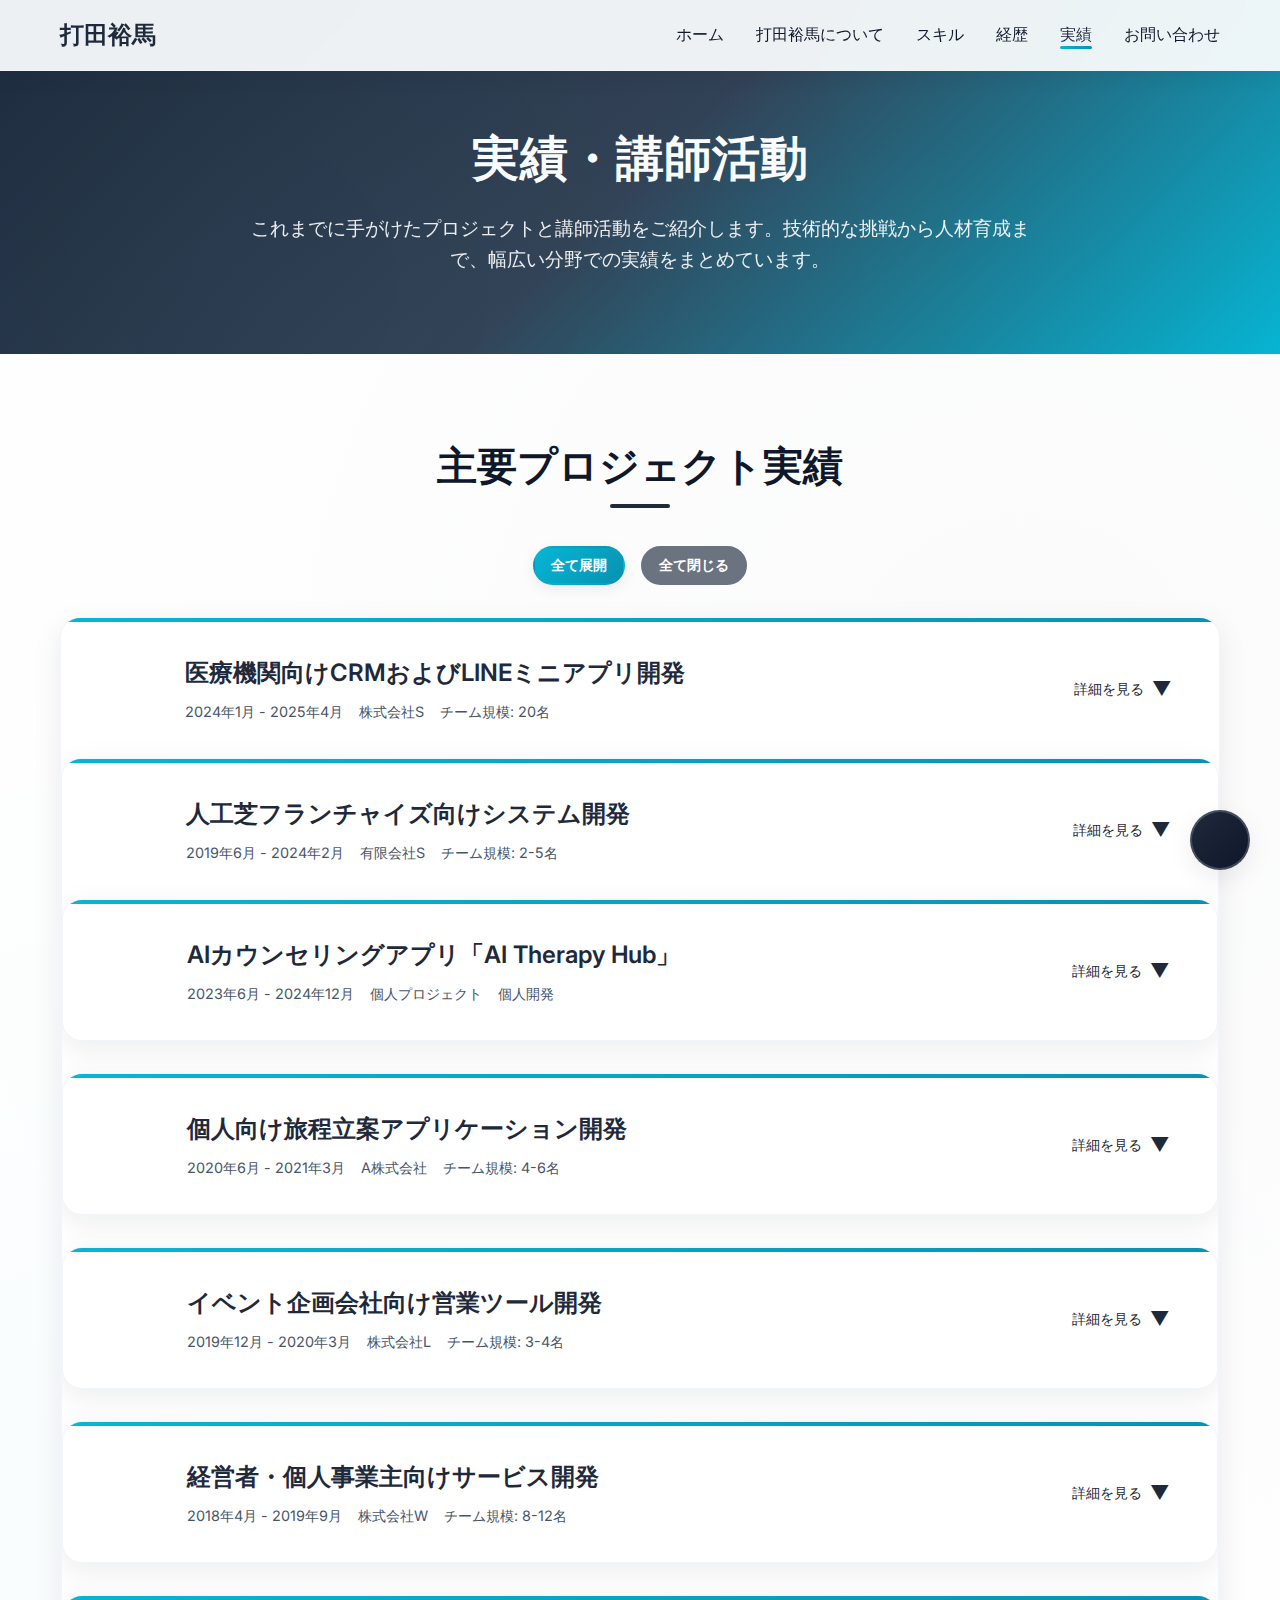
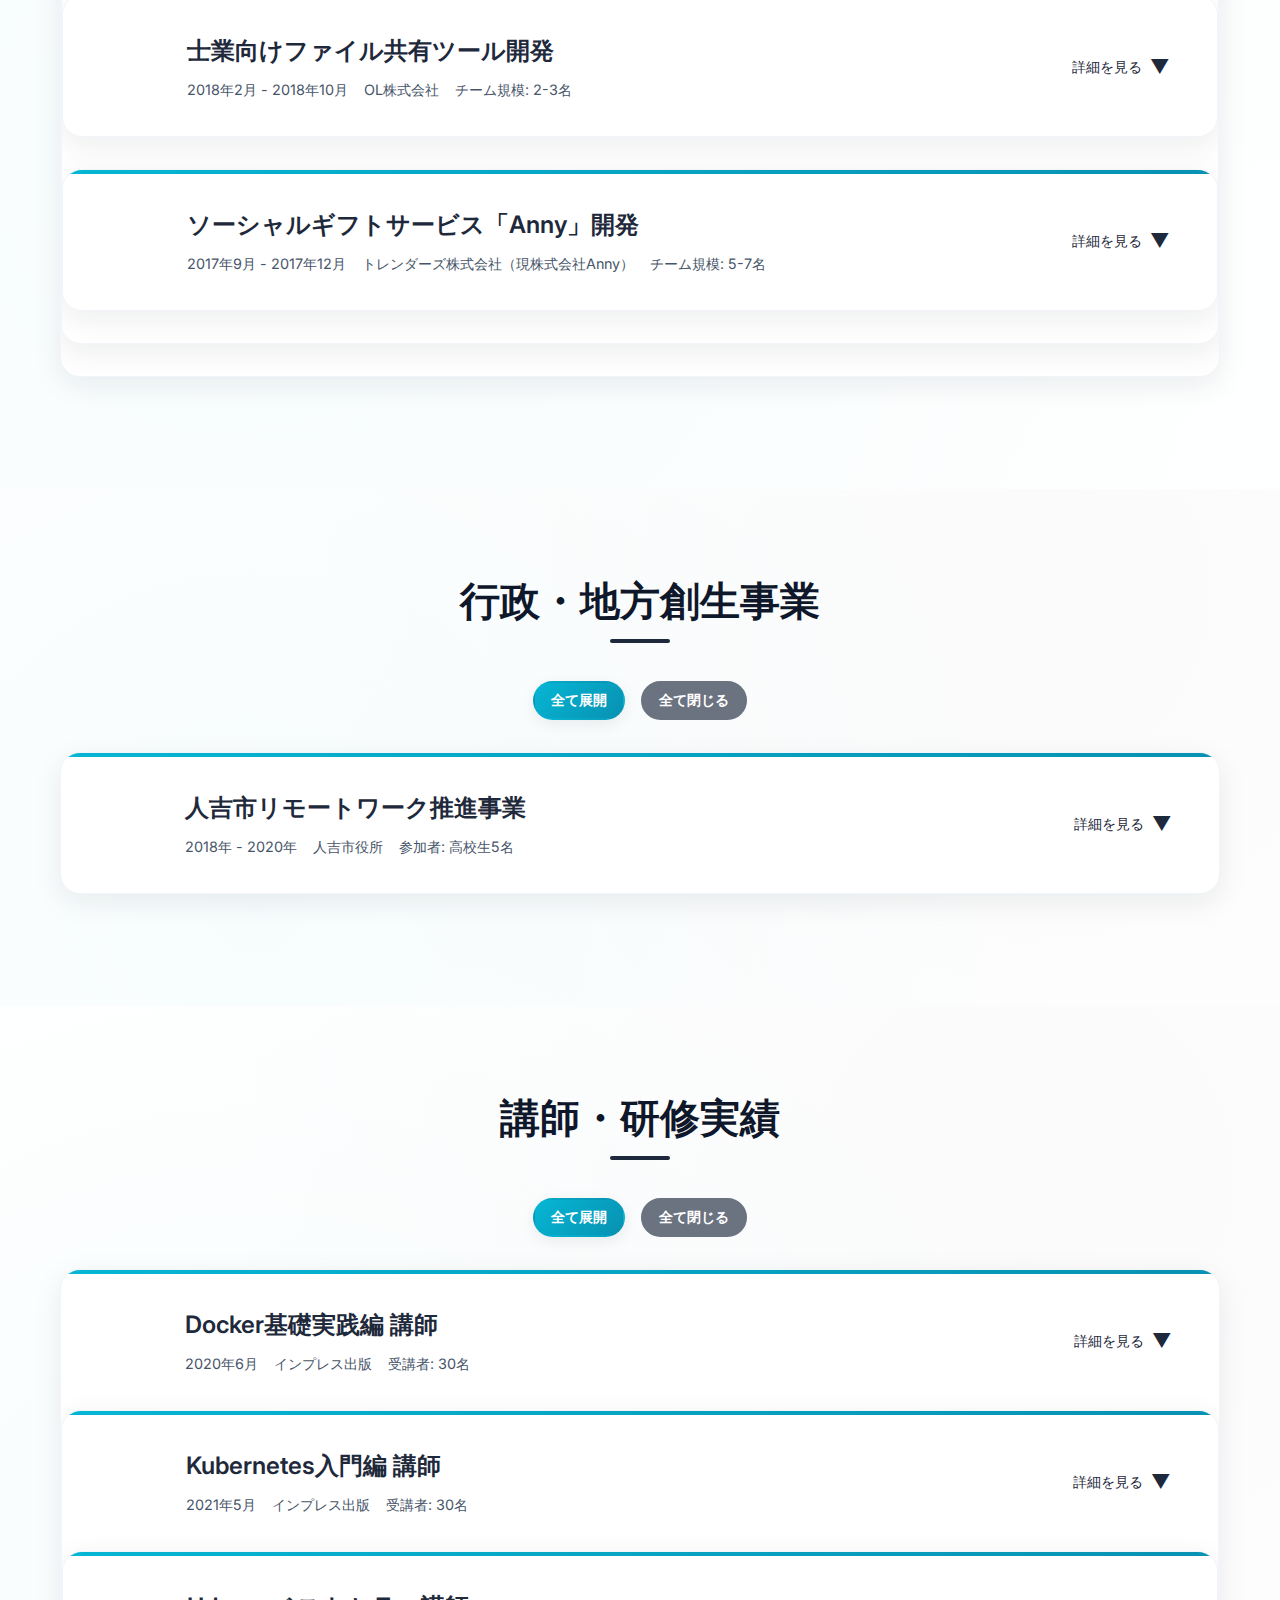
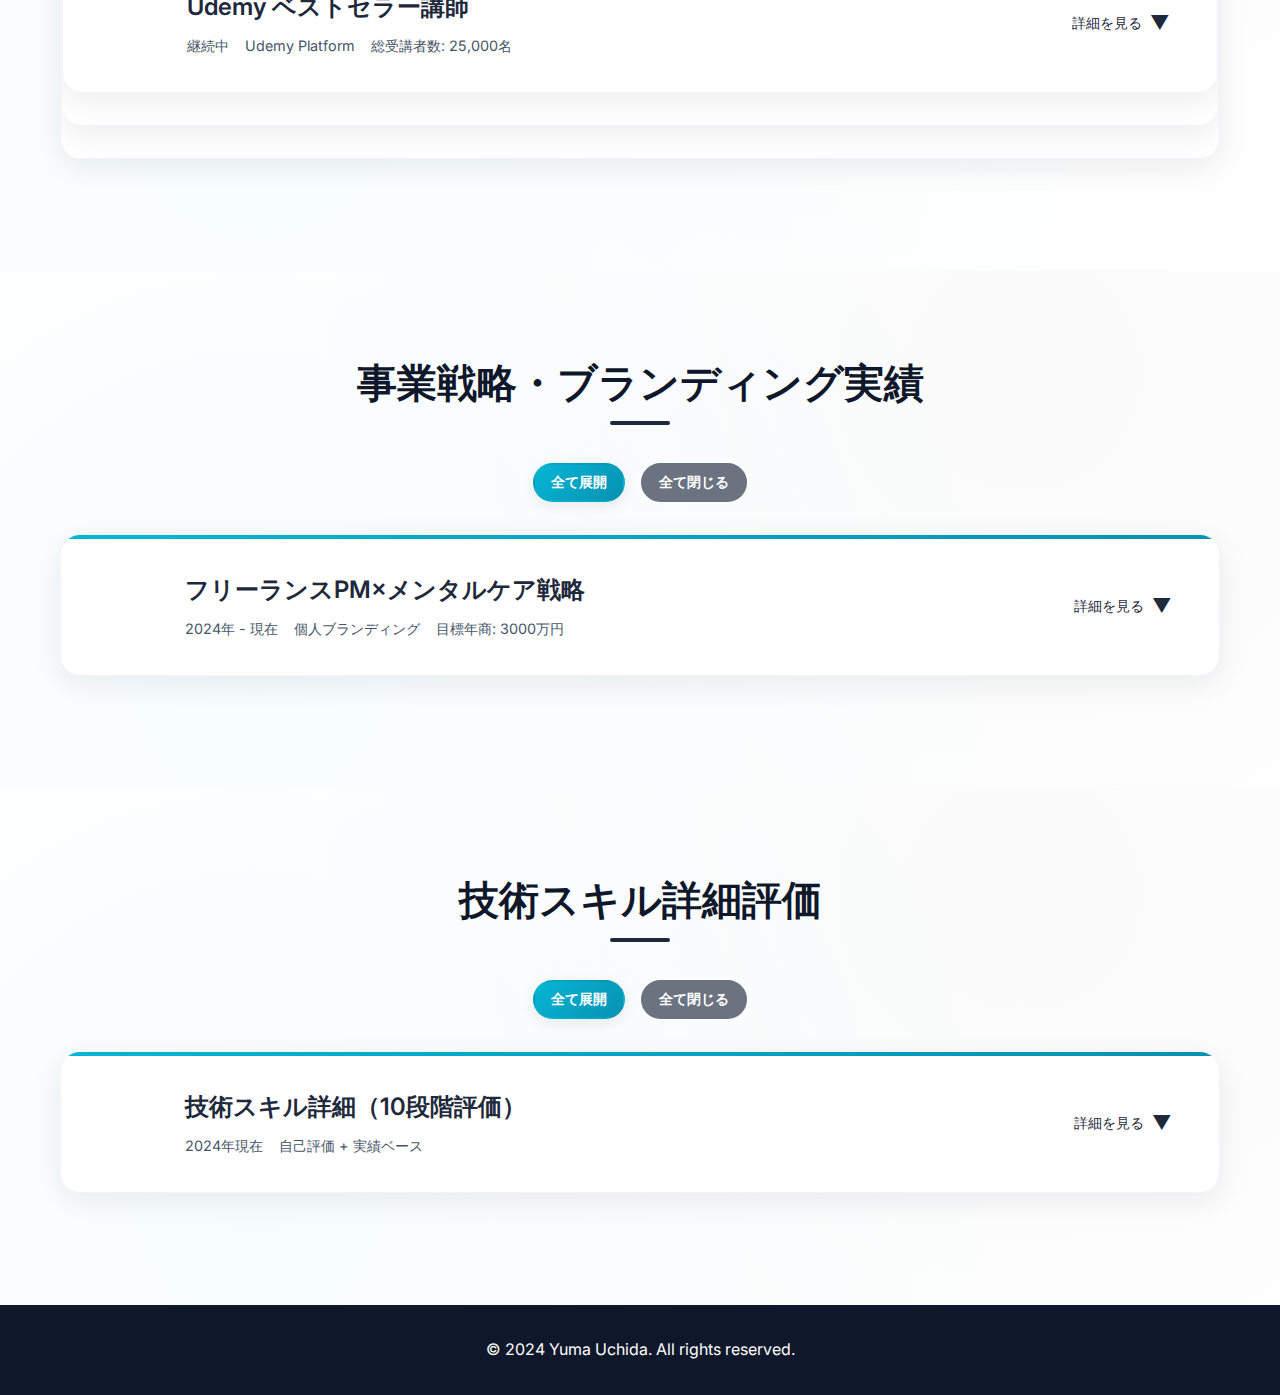
<file: achievements.html>
<!DOCTYPE html>
<html lang="ja">
<head>
    <meta charset="UTF-8">
    <meta name="viewport" content="width=device-width, initial-scale=1.0">
    <title>実績・講師活動 - 打田裕馬</title>
    <link rel="stylesheet" href="styles.css">
    <link href="https://fonts.googleapis.com/css2?family=Inter:wght@300;400;500;600;700&display=swap" rel="stylesheet">
    <style>
        .achievements-hero {
            background: var(--gradient-hero);
            color: white;
            padding: 120px 0 80px;
            text-align: center;
        }
        
        .achievements-hero h1 {
            font-size: 3rem;
            margin-bottom: 1rem;
            font-weight: 700;
        }
        
        .achievements-hero p {
            font-size: 1.2rem;
            opacity: 0.9;
            max-width: 800px;
            margin: 0 auto;
        }
        
        .achievement-category {
            padding: 80px 0;
        }
        
        .achievement-category:nth-child(even) {
            background: var(--surface);
        }
        
        .achievement-item {
            background: white;
            border-radius: 20px;
            padding: 0;
            margin-bottom: 2rem;
            box-shadow: 0 8px 30px var(--shadow);
            transition: all 0.4s ease;
            position: relative;
            overflow: hidden;
            border: 1px solid var(--border-light);
        }
        
        .achievement-item::before {
            content: '';
            position: absolute;
            top: 0;
            left: 0;
            width: 100%;
            height: 4px;
            background: var(--gradient-accent);
        }
        
        .achievement-item:hover {
            transform: translateY(-5px);
            box-shadow: 0 20px 50px var(--shadow-warm);
        }
        
        .achievement-header-clickable {
            padding: 2rem 3rem;
            cursor: pointer;
            display: flex;
            align-items: center;
            justify-content: space-between;
            transition: background-color 0.3s ease;
        }
        
        .achievement-header-clickable:hover {
            background-color: var(--surface);
        }
        
        .achievement-toggle {
            display: flex;
            align-items: center;
            gap: 0.5rem;
            color: var(--primary-color);
            font-weight: 500;
            font-size: 0.9rem;
        }
        
        .toggle-icon {
            transition: transform 0.3s ease;
            font-size: 1.2rem;
        }
        
        .achievement-item.expanded .toggle-icon {
            transform: rotate(180deg);
        }
        
        .achievement-details {
            max-height: 0;
            overflow: hidden;
            transition: max-height 0.4s ease-out, padding 0.3s ease;
            padding: 0 3rem;
        }
        
        .achievement-item.expanded .achievement-details {
            max-height: 2000px;
            padding: 0 3rem 3rem 3rem;
        }
        
        .achievement-summary {
            display: flex;
            align-items: center;
            flex: 1;
            gap: 1rem;
        }
        
        .achievement-header {
            display: flex;
            align-items: center;
            margin-bottom: 2rem;
            flex-wrap: wrap;
            gap: 1rem;
        }
        
        .achievement-icon {
            width: 60px;
            height: 60px;
            background: var(--gradient);
            border-radius: 12px;
            display: flex;
            align-items: center;
            justify-content: center;
            font-size: 1.5rem;
            color: white;
            flex-shrink: 0;
        }
        
        .achievement-title {
            flex: 1;
            min-width: 300px;
        }
        
        .achievement-title h3 {
            font-size: 1.5rem;
            color: var(--primary-color);
            margin: 0 0 0.5rem 0;
            font-weight: 600;
        }
        
        .achievement-meta {
            color: var(--text-secondary);
            font-size: 0.9rem;
            display: flex;
            gap: 1rem;
            flex-wrap: wrap;
        }
        
        .achievement-content {
            line-height: 1.8;
        }
        
        .achievement-content h4 {
            color: var(--primary-color);
            margin: 1.5rem 0 1rem 0;
            font-size: 1.1rem;
        }
        
        .achievement-content ul {
            margin: 1rem 0;
            padding-left: 1.5rem;
        }
        
        .achievement-content li {
            margin-bottom: 0.5rem;
            position: relative;
        }
        
        .tech-stack {
            display: flex;
            flex-wrap: wrap;
            gap: 0.5rem;
            margin: 1rem 0;
        }
        
        .tech-tag {
            background: var(--gradient-accent);
            color: white;
            padding: 0.4rem 1rem;
            border-radius: 25px;
            font-size: 0.85rem;
            font-weight: 500;
            transition: all 0.3s ease;
            box-shadow: 0 2px 8px rgba(16, 185, 129, 0.2);
        }
        
        .tech-tag:hover {
            transform: translateY(-2px);
            box-shadow: 0 4px 15px rgba(16, 185, 129, 0.3);
        }
        
        .project-stats {
            display: grid;
            grid-template-columns: repeat(auto-fit, minmax(150px, 1fr));
            gap: 1rem;
            margin: 2rem 0;
            padding: 1.5rem;
            background: var(--surface);
            border-radius: 10px;
        }
        
        .stat-item {
            text-align: center;
        }
        
        .stat-number {
            font-size: 2rem;
            font-weight: 700;
            color: var(--primary-color);
            display: block;
        }
        
        .stat-label {
            font-size: 0.9rem;
            color: var(--text-secondary);
        }
        
        .lecture-info {
            background: linear-gradient(135deg, var(--surface-warm) 0%, var(--surface) 100%);
            border-radius: 20px;
            padding: 2rem;
            margin: 2rem 0;
            border-left: 5px solid var(--warm-color);
            box-shadow: 0 4px 20px var(--shadow-warm);
        }
        
        .lecture-info h4 {
            color: var(--primary-color);
            margin-bottom: 1rem;
            display: flex;
            align-items: center;
            gap: 0.5rem;
        }
        
        .lecture-link {
            display: inline-flex;
            align-items: center;
            gap: 0.5rem;
            color: var(--primary-color);
            text-decoration: none;
            font-weight: 500;
            padding: 0.5rem 1rem;
            border: 2px solid var(--primary-color);
            border-radius: 25px;
            transition: all 0.3s ease;
            margin: 0.5rem 0.5rem 0.5rem 0;
        }
        
        .lecture-link:hover {
            background: var(--primary-color);
            color: white;
            transform: translateY(-2px);
        }
        
        .lecture-image {
            width: 100%;
            max-width: 400px;
            height: auto;
            border-radius: 10px;
            margin: 1rem 0;
            box-shadow: 0 4px 15px rgba(0, 0, 0, 0.1);
            transition: transform 0.3s ease;
        }
        
        .lecture-image:hover {
            transform: scale(1.02);
        }
        
        .lecture-images {
            display: flex;
            gap: 1rem;
            flex-wrap: wrap;
            margin: 1rem 0;
        }
        
        .lecture-images .lecture-image {
            flex: 1;
            min-width: 250px;
        }
        
        .back-to-home {
            position: fixed;
            bottom: 30px;
            right: 30px;
            width: 60px;
            height: 60px;
            background: var(--gradient-primary);
            border-radius: 50%;
            display: flex;
            align-items: center;
            justify-content: center;
            text-decoration: none;
            color: white;
            font-size: 1.2rem;
            box-shadow: 0 8px 25px var(--shadow);
            transition: all 0.4s ease;
            z-index: 1000;
            border: 2px solid rgba(255, 255, 255, 0.2);
        }
        
        .back-to-home:hover {
            transform: scale(1.15) rotate(5deg);
            box-shadow: 0 12px 35px var(--shadow-warm);
            background: var(--gradient-warm);
        }
        
        @media (max-width: 768px) {
            .achievements-hero h1 {
                font-size: 2rem;
            }
            
            .achievement-item {
                padding: 2rem;
            }
            
            .achievement-header {
                flex-direction: column;
                align-items: flex-start;
            }
            
            .achievement-title {
                min-width: auto;
            }
            
            .project-stats {
                grid-template-columns: repeat(2, 1fr);
            }
            
            .back-to-home {
                bottom: 20px;
                right: 20px;
                width: 50px;
                height: 50px;
            }
        }
    </style>
</head>
<body>
    <nav class="navbar">
        <div class="nav-container">
            <div class="nav-logo">
                <a href="index.html">打田裕馬</a>
            </div>
            <ul class="nav-menu">
                <li class="nav-item">
                    <a href="index.html#home" class="nav-link">ホーム</a>
                </li>
                <li class="nav-item">
                    <a href="index.html#about" class="nav-link">打田裕馬について</a>
                </li>
                <li class="nav-item">
                    <a href="index.html#skills" class="nav-link">スキル</a>
                </li>
                <li class="nav-item">
                    <a href="index.html#experience" class="nav-link">経歴</a>
                </li>
                <li class="nav-item">
                    <a href="achievements.html" class="nav-link active">実績</a>
                </li>
                <li class="nav-item">
                    <a href="index.html#contact" class="nav-link">お問い合わせ</a>
                </li>
            </ul>
            <div class="hamburger">
                <span class="bar"></span>
                <span class="bar"></span>
                <span class="bar"></span>
            </div>
        </div>
    </nav>

    <section class="achievements-hero">
        <div class="container">
            <h1>実績・講師活動</h1>
            <p>これまでに手がけたプロジェクトと講師活動をご紹介します。技術的な挑戦から人材育成まで、幅広い分野での実績をまとめています。</p>
        </div>
    </section>

    <section class="achievement-category">
        <div class="container">
            <h2 class="section-title">主要プロジェクト実績</h2>
            
            <div class="achievement-item">
                <div class="achievement-header-clickable" onclick="toggleAchievement(this)">
                    <div class="achievement-summary">
                        <div class="achievement-icon icon-hospital"></div>
                        <div class="achievement-title">
                            <h3>医療機関向けCRMおよびLINEミニアプリ開発</h3>
                            <div class="achievement-meta">
                                <span><span class="icon-calendar"></span> 2024年1月 - 2025年4月</span>
                                <span><span class="icon-building"></span> 株式会社S</span>
                                <span><span class="icon-team"></span> チーム規模: 20名</span>
                            </div>
                        </div>
                    </div>
                    <div class="achievement-toggle">
                        <span>詳細を見る</span>
                        <span class="toggle-icon">▼</span>
                    </div>
                </div>
                <div class="achievement-details">
                    <div class="achievement-content">
                    <h4>プロジェクト概要</h4>
                    <p>医療機関向けの包括的なCRMシステムとLINEミニアプリケーションを開発。3部署へのヒアリングから始まり、要件定義・設計・実装・テスト・運用まで一貫して担当。</p>
                    
                    <div class="tech-stack">
                        <span class="tech-tag">PHP 8.1</span>
                        <span class="tech-tag">Laravel 9</span>
                        <span class="tech-tag">JavaScript</span>
                        <span class="tech-tag">jQuery</span>
                        <span class="tech-tag">Vue.js</span>
                        <span class="tech-tag">MySQL 8.0 (Aurora)</span>
                        <span class="tech-tag">AWS (EC2, S3, CloudFront, RDS, ElastiCache)</span>
                        <span class="tech-tag">Docker</span>
                        <span class="tech-tag">BigQuery</span>
                        <span class="tech-tag">Google App Script</span>
                        <span class="tech-tag">GitLab CI</span>
                        <span class="tech-tag">Amazon Linux 2023</span>
                        <span class="tech-tag">Playwright</span>
                    </div>
                    
                    <h4>担当業務・成果</h4>
                    <h5>PM・PL担当業務</h5>
                    <ul>
                        <li>顧客折衝と要件定義</li>
                        <li>基本設計とスケジュール立案</li>
                        <li>中長期戦略立案</li>
                        <li>自動テスト導入戦略立案</li>
                        <li>コードレビュー、設計レビュー</li>
                    </ul>
                    
                    <h5>PG担当業務</h5>
                    <ul>
                        <li>基本設計・詳細設計</li>
                        <li>コーディング・テスト</li>
                        <li>利用者向けマニュアル作成</li>
                        <li>新規参画者へのコーディング指導</li>
                    </ul>
                    
                    <h5>習得スキル・成果</h5>
                    <ul>
                        <li>サブリーダーを含めた3階層チームのマネジメント</li>
                        <li>LINEミニアプリ開発、運用のノウハウ</li>
                        <li>マーケティングに関わるデータ分析</li>
                        <li>任せるマネジメントスタイルの習得</li>
                        <li>利害関係者間の合意形成スキル</li>
                        <li>システム開発と連携したマーケティング知識</li>
                    </ul>
                    
                    <div class="project-stats">
                        <div class="stat-item">
                            <span class="stat-number">20</span>
                            <span class="stat-label">チームメンバー</span>
                        </div>
                        <div class="stat-item">
                            <span class="stat-number">4</span>
                            <span class="stat-label">開発ツール数</span>
                        </div>
                        <div class="stat-item">
                            <span class="stat-number">3</span>
                            <span class="stat-label">連携部署数</span>
                        </div>
                        <div class="stat-item">
                            <span class="stat-number">16</span>
                            <span class="stat-label">プロジェクト期間（月）</span>
                        </div>
                    </div>
                </div>
            </div>

            <div class="achievement-item">
                <div class="achievement-header-clickable" onclick="toggleAchievement(this)">
                    <div class="achievement-summary">
                        <div class="achievement-icon icon-plant"></div>
                        <div class="achievement-title">
                            <h3>人工芝フランチャイズ向けシステム開発</h3>
                            <div class="achievement-meta">
                                <span><span class="icon-calendar"></span> 2019年6月 - 2024年2月</span>
                                <span><span class="icon-building"></span> 有限会社S</span>
                                <span><span class="icon-team"></span> チーム規模: 2-5名</span>
                            </div>
                        </div>
                    </div>
                    <div class="achievement-toggle">
                        <span>詳細を見る</span>
                        <span class="toggle-icon">▼</span>
                    </div>
                </div>
                <div class="achievement-details">
                    <div class="achievement-content">
                    <h4>プロジェクト概要</h4>
                    <p>人工芝フランチャイズ本部および加盟店向けの包括的な業務管理システムを開発。在庫管理から顧客管理まで、フランチャイズ運営に必要な全機能を統合したシステムを構築。</p>
                    
                    <div class="tech-stack">
                        <span class="tech-tag">PHP 8.1</span>
                        <span class="tech-tag">Laravel 6/8/10</span>
                        <span class="tech-tag">JavaScript</span>
                        <span class="tech-tag">jQuery 3.1</span>
                        <span class="tech-tag">Sass</span>
                        <span class="tech-tag">HTML (Blade)</span>
                        <span class="tech-tag">MariaDB 10.4</span>
                        <span class="tech-tag">Ubuntu 20.04 (AWS Lightsail)</span>
                        <span class="tech-tag">AWS ECS</span>
                        <span class="tech-tag">AWS CloudFront</span>
                        <span class="tech-tag">AWS S3</span>
                        <span class="tech-tag">CircleCI</span>
                        <span class="tech-tag">Laravel Dusk</span>
                    </div>
                    
                    <h4>担当業務・成果</h4>
                    <ul>
                        <li>顧客対応からコーディングまで全工程を担当</li>
                        <li>経営者・業務管理スタッフへのヒアリングと要件定義書作成</li>
                        <li>人工芝の在庫管理・見積もり・発注・施工管理・顧客管理システム開発</li>
                        <li>MariaDBによるデータベース設計・最適化</li>
                        <li>フロントエンド・サーバーサイドの実装</li>
                        <li>本番インフラ構築（AWS ECS、Lightsail）</li>
                        <li>CircleCIを使ったCI/CDパイプライン構築</li>
                        <li>E2Eテストの作成とテスト駆動開発</li>
                        <li>利用者向けマニュアル作成</li>
                        <li>チームメンバーの指導・マネジメント</li>
                    </ul>
                    
                    <h5>習得スキル</h5>
                    <ul>
                        <li>CI/CDパイプラインの構築</li>
                        <li>顧客ヒアリング・マネジメント</li>
                        <li>E2Eテストの構築とテスト駆動開発</li>
                        <li>コンテナを用いた本番環境の構築</li>
                    </ul>
                    
                    <div class="project-stats">
                        <div class="stat-item">
                            <span class="stat-number">4.7</span>
                            <span class="stat-label">プロジェクト期間（年）</span>
                        </div>
                        <div class="stat-item">
                            <span class="stat-number">5</span>
                            <span class="stat-label">主要機能数</span>
                        </div>
                        <div class="stat-item">
                            <span class="stat-number">100%</span>
                            <span class="stat-label">要件カバー率</span>
                        </div>
                        <div class="stat-item">
                            <span class="stat-number">3</span>
                            <span class="stat-label">Laravel版数対応</span>
                        </div>
                    </div>
                </div>
            </div>

            <div class="achievement-item">
                <div class="achievement-header-clickable" onclick="toggleAchievement(this)">
                    <div class="achievement-summary">
                        <div class="achievement-icon icon-brain"></div>
                        <div class="achievement-title">
                            <h3>AIカウンセリングアプリ「AI Therapy Hub」</h3>
                            <div class="achievement-meta">
                                <span><span class="icon-calendar"></span> 2023年6月 - 2024年12月</span>
                                <span><span class="icon-building"></span> 個人プロジェクト</span>
                                <span><span class="icon-team"></span> 個人開発</span>
                            </div>
                        </div>
                    </div>
                    <div class="achievement-toggle">
                        <span>詳細を見る</span>
                        <span class="toggle-icon">▼</span>
                    </div>
                </div>
                <div class="achievement-details">
                    <div class="achievement-content">
                    <h4>プロジェクト概要</h4>
                    <p>心理学の専門知識とAI技術を組み合わせた革新的なカウンセリングアプリケーション。ChatGPT APIを活用し、24時間アクセス可能なメンタルヘルスサポートを提供。</p>
                    
                    <div class="tech-stack">
                        <span class="tech-tag">React Native 0.71</span>
                        <span class="tech-tag">Next.js 14.4</span>
                        <span class="tech-tag">JavaScript (ES6)</span>
                        <span class="tech-tag">Firestore (NoSQL)</span>
                        <span class="tech-tag">Supabase</span>
                        <span class="tech-tag">Prisma</span>
                        <span class="tech-tag">Amazon ECS (Fargate)</span>
                        <span class="tech-tag">Vercel</span>
                        <span class="tech-tag">Jest</span>
                        <span class="tech-tag">ChatGPT API</span>
                    </div>
                    
                    <h4>担当業務・成果</h4>
                    <ul>
                        <li>企画・デザイン・設計・コーディングを全て単独で担当</li>
                        <li>ChatGPT APIを活用したインテリジェントなカウンセリング機能を実装</li>
                        <li>React Nativeによるクロスプラットフォームモバイルアプリ開発</li>
                        <li>心理学の専門知識を技術に融合した独自性の高いサービス設計</li>
                    </ul>
                    
                    <h5>習得スキル</h5>
                    <ul>
                        <li>node_moduleを使った多言語対応</li>
                        <li>ChatGPTから適切な回答を引き出すプロンプト技術</li>
                        <li>最新版ReactNativeの知見（ルーティングやクラウドビルドなど）</li>
                    </ul>
                    
                    <div class="project-stats">
                        <div class="stat-item">
                            <span class="stat-number">1.5</span>
                            <span class="stat-label">開発期間（年）</span>
                        </div>
                        <div class="stat-item">
                            <span class="stat-number">2</span>
                            <span class="stat-label">プラットフォーム数</span>
                        </div>
                        <div class="stat-item">
                            <span class="stat-number">多言語</span>
                            <span class="stat-label">対応状況</span>
                        </div>
                        <div class="stat-item">
                            <span class="stat-number">AI</span>
                            <span class="stat-label">技術活用</span>
                        </div>
                    </div>
                </div>
                </div>
            </div>

            <div class="achievement-item">
                <div class="achievement-header-clickable" onclick="toggleAchievement(this)">
                    <div class="achievement-summary">
                        <div class="achievement-icon icon-airplane"></div>
                        <div class="achievement-title">
                            <h3>個人向け旅程立案アプリケーション開発</h3>
                            <div class="achievement-meta">
                                <span><span class="icon-calendar"></span> 2020年6月 - 2021年3月</span>
                                <span><span class="icon-building"></span> A株式会社</span>
                                <span><span class="icon-team"></span> チーム規模: 4-6名</span>
                            </div>
                        </div>
                    </div>
                    <div class="achievement-toggle">
                        <span>詳細を見る</span>
                        <span class="toggle-icon">▼</span>
                    </div>
                </div>
                <div class="achievement-details">
                    <div class="achievement-content">
                    <h4>プロジェクト概要</h4>
                    <p>旅行関連サービス企業向けの個人向け旅程立案アプリケーション。ユーザーが直感的に旅行プランを作成でき、オフライン環境でも利用可能なPWA対応を実現。</p>
                    
                    <div class="tech-stack">
                        <span class="tech-tag">Go 1.7</span>
                        <span class="tech-tag">React.js 17.0</span>
                        <span class="tech-tag">JavaScript</span>
                        <span class="tech-tag">PostgreSQL</span>
                        <span class="tech-tag">Kubernetes (GKE)</span>
                        <span class="tech-tag">PWA</span>
                        <span class="tech-tag">Service Worker</span>
                    </div>
                    
                    <h4>担当業務・成果</h4>
                    <ul>
                        <li>リーダーとしてのプロジェクト管理</li>
                        <li>フロントエンド・バックエンド・インフラ構築を担当</li>
                        <li>Goによる高性能なサーバーサイドプログラミング</li>
                        <li>React.jsを使った直感的なユーザーインターフェース構築</li>
                        <li>Service Workerによるオフライン対応PWA実装</li>
                        <li>Kubernetes(GKE)によるコンテナ本番環境の管理</li>
                        <li>PostgreSQLの運用</li>
                    </ul>
                    
                    <h5>習得スキル</h5>
                    <ul>
                        <li>Goによるサーバーサイドプログラミング</li>
                        <li>Kubernetes(GKE)によるコンテナ本番環境の管理</li>
                        <li>PostgreSQLの運用</li>
                        <li>Service Workerによるオフライン対応</li>
                    </ul>
                </div>
                </div>
            </div>

            <!-- 追加の実績項目 -->
            <div class="achievement-item">
                <div class="achievement-header-clickable" onclick="toggleAchievement(this)">
                    <div class="achievement-summary">
                        <div class="achievement-icon icon-team"></div>
                        <div class="achievement-title">
                            <h3>イベント企画会社向け営業ツール開発</h3>
                            <div class="achievement-meta">
                                <span><span class="icon-calendar"></span> 2019年12月 - 2020年3月</span>
                                <span><span class="icon-building"></span> 株式会社L</span>
                                <span><span class="icon-team"></span> チーム規模: 3-4名</span>
                            </div>
                        </div>
                    </div>
                    <div class="achievement-toggle">
                        <span>詳細を見る</span>
                        <span class="toggle-icon">▼</span>
                    </div>
                </div>
                <div class="achievement-details">
                    <div class="achievement-content">
                        <h4>プロジェクト概要</h4>
                        <p>人材派遣・イベント企画会社向けの営業支援ツールを開発。営業プロセスの効率化と顧客管理の最適化を実現。</p>
                        
                        <div class="tech-stack">
                            <span class="tech-tag">PHP 7.1</span>
                            <span class="tech-tag">Laravel 6.2</span>
                            <span class="tech-tag">MariaDB</span>
                            <span class="tech-tag">JavaScript</span>
                            <span class="tech-tag">Bootstrap</span>
                        </div>
                        
                        <h4>担当業務・成果</h4>
                        <ul>
                            <li>営業プロセス分析と要件定義</li>
                            <li>顧客管理システムの設計・開発</li>
                            <li>営業データの可視化機能実装</li>
                            <li>レスポンシブWebアプリケーション開発</li>
                        </ul>
                    </div>
                </div>
            </div>

            <div class="achievement-item">
                <div class="achievement-header-clickable" onclick="toggleAchievement(this)">
                    <div class="achievement-summary">
                        <div class="achievement-icon icon-briefcase"></div>
                        <div class="achievement-title">
                            <h3>経営者・個人事業主向けサービス開発</h3>
                            <div class="achievement-meta">
                                <span><span class="icon-calendar"></span> 2018年4月 - 2019年9月</span>
                                <span><span class="icon-building"></span> 株式会社W</span>
                                <span><span class="icon-team"></span> チーム規模: 8-12名</span>
                            </div>
                        </div>
                    </div>
                    <div class="achievement-toggle">
                        <span>詳細を見る</span>
                        <span class="toggle-icon">▼</span>
                    </div>
                </div>
                <div class="achievement-details">
                    <div class="achievement-content">
                        <h4>プロジェクト概要</h4>
                        <p>経営者・個人事業主向けの大規模Webサービス開発プロジェクト。プログラマーからプロジェクトマネージャーへの昇格を果たしたキャリア転換点となった案件。</p>
                        
                        <div class="tech-stack">
                            <span class="tech-tag">PHP</span>
                            <span class="tech-tag">Codeigniter</span>
                            <span class="tech-tag">Laravel</span>
                            <span class="tech-tag">React</span>
                            <span class="tech-tag">AWS</span>
                            <span class="tech-tag">MySQL</span>
                        </div>
                        
                        <h4>担当業務・成果</h4>
                        <ul>
                            <li>プログラマーからプロジェクトマネージャーへの昇格</li>
                            <li>大規模システムの設計・開発管理</li>
                            <li>チームマネジメントとスケジュール管理</li>
                            <li>クライアント要件のシステム仕様への落とし込み</li>
                            <li>品質管理とテスト工程の統括</li>
                        </ul>
                    </div>
                </div>
            </div>

            <div class="achievement-item">
                <div class="achievement-header-clickable" onclick="toggleAchievement(this)">
                    <div class="achievement-summary">
                        <div class="achievement-icon icon-lock"></div>
                        <div class="achievement-title">
                            <h3>士業向けファイル共有ツール開発</h3>
                            <div class="achievement-meta">
                                <span><span class="icon-calendar"></span> 2018年2月 - 2018年10月</span>
                                <span><span class="icon-building"></span> OL株式会社</span>
                                <span><span class="icon-team"></span> チーム規模: 2-3名</span>
                            </div>
                        </div>
                    </div>
                    <div class="achievement-toggle">
                        <span>詳細を見る</span>
                        <span class="toggle-icon">▼</span>
                    </div>
                </div>
                <div class="achievement-details">
                    <div class="achievement-content">
                        <h4>プロジェクト概要</h4>
                        <p>インフラ系サービス企業向けの士業専用セキュアファイル共有システム。高度なセキュリティ要件を満たすシステム開発。</p>
                        
                        <div class="tech-stack">
                            <span class="tech-tag">PHP</span>
                            <span class="tech-tag">Samba</span>
                            <span class="tech-tag">GPG</span>
                            <span class="tech-tag">LAMP</span>
                            <span class="tech-tag">Linux</span>
                        </div>
                        
                        <h4>担当業務・成果</h4>
                        <ul>
                            <li>セキュリティ要件の分析・設計</li>
                            <li>GPGによるファイル暗号化機能実装</li>
                            <li>Sambaを使用したファイル共有システム構築</li>
                            <li>手作業によるLAMP環境構築・運用</li>
                            <li>士業特有の業務フローに対応したUI/UX設計</li>
                        </ul>
                    </div>
                </div>
            </div>

            <div class="achievement-item">
                <div class="achievement-header-clickable" onclick="toggleAchievement(this)">
                    <div class="achievement-summary">
                        <div class="achievement-icon icon-gift"></div>
                        <div class="achievement-title">
                            <h3>ソーシャルギフトサービス「Anny」開発</h3>
                            <div class="achievement-meta">
                                <span><span class="icon-calendar"></span> 2017年9月 - 2017年12月</span>
                                <span><span class="icon-building"></span> トレンダーズ株式会社（現株式会社Anny）</span>
                                <span><span class="icon-team"></span> チーム規模: 5-7名</span>
                            </div>
                        </div>
                    </div>
                    <div class="achievement-toggle">
                        <span>詳細を見る</span>
                        <span class="toggle-icon">▼</span>
                    </div>
                </div>
                <div class="achievement-details">
                    <div class="achievement-content">
                        <h4>プロジェクト概要</h4>
                        <p>初のフリーランス案件として参画したソーシャルギフトサービス「Anny」のフロントエンド開発。EC機能を中心とした大規模Webサービス開発。</p>
                        
                        <div class="tech-stack">
                            <span class="tech-tag">Ruby on Rails</span>
                            <span class="tech-tag">JavaScript</span>
                            <span class="tech-tag">Sass</span>
                            <span class="tech-tag">jQuery</span>
                            <span class="tech-tag">PostgreSQL</span>
                        </div>
                        
                        <h4>担当業務・成果</h4>
                        <ul>
                            <li>フロントエンド開発（JavaScript、Sass）</li>
                            <li>ユーザーインターフェースの実装・改善</li>
                            <li>レスポンシブデザインの対応</li>
                            <li>EC機能の開発・テスト</li>
                            <li>フリーランスとしての初案件成功</li>
                        </ul>
                    </div>
                </div>
            </div>
        </div>
    </section>

    <section class="achievement-category">
        <div class="container">
            <h2 class="section-title">行政・地方創生事業</h2>
            
            <div class="achievement-item">
                <div class="achievement-header-clickable" onclick="toggleAchievement(this)">
                    <div class="achievement-summary">
                        <div class="achievement-icon icon-building"></div>
                        <div class="achievement-title">
                            <h3>人吉市リモートワーク推進事業</h3>
                            <div class="achievement-meta">
                                <span><span class="icon-calendar"></span> 2018年 - 2020年</span>
                                <span><span class="icon-building"></span> 人吉市役所</span>
                                <span><span class="icon-team"></span> 参加者: 高校生5名</span>
                            </div>
                        </div>
                    </div>
                    <div class="achievement-toggle">
                        <span>詳細を見る</span>
                        <span class="toggle-icon">▼</span>
                    </div>
                </div>
                <div class="achievement-details">
                    <div class="achievement-content">
                        <p>熊本県人吉市からの正式委託により、高校生向けリモートワーク体験イベントを企画・実施。地方創生を目的とした「IT都市構想」の一環として、リモートワーク人材育成事業を展開。</p>
                        
                        <div class="lecture-info">
                            <h4><span class="icon-target"></span> プロジェクト目標</h4>
                            <ul>
                                <li>高校生にリモートワークという選択肢を認知してもらう</li>
                                <li>将来人吉に残りながら外貨を稼げる人材の育成・発見</li>
                                <li>地域経済の維持発展に貢献する人物の輩出</li>
                                <li>保護者・学校関係者へのリモートワーク啓蒙</li>
                            </ul>
                            
                            <h4><span class="icon-checklist"></span> 実施内容</h4>
                            <ul>
                                <li><strong>1日目：</strong> リモートワーク概要講義 + ツール準備</li>
                                <li><strong>2-4日目：</strong> 実践的Webページ制作（くまりばエントランス紹介サイト）</li>
                                <li><strong>最終日：</strong> 成果発表 + 将来設計セッション</li>
                                <li><strong>使用ツール：</strong> Slack、Asana、Zoom、ペライチ</li>
                            </ul>
                            
                            <h4><span class="icon-trophy"></span> プロジェクト成果</h4>
                            <div class="stats-grid">
                                <div class="stat-item">
                                    <span class="stat-number">5名</span>
                                    <span class="stat-label">参加高校生</span>
                                </div>
                                <div class="stat-item">
                                    <span class="stat-number">100%</span>
                                    <span class="stat-label">課題完了率</span>
                                </div>
                                <div class="stat-item">
                                    <span class="stat-number">2名</span>
                                    <span class="stat-label">インターン採用</span>
                                </div>
                                <div class="stat-item">
                                    <span class="stat-number">3つ</span>
                                    <span class="stat-label">完成Webサイト</span>
                                </div>
                            </div>
                            
                            <h4><span class="icon-analytics"></span> 事業戦略提案</h4>
                            <ul>
                                <li>人吉市IT都市構想の戦略立案</li>
                                <li>リモートインターン採用企業の増加施策</li>
                                <li>学生プログラミングコミュニティ化構想</li>
                                <li>行政業務効率化アプリ開発提案</li>
                                <li>機材貸し出しシステムの企画</li>
                            </ul>
                            
                            <h4><span class="icon-video"></span> 関連リンク</h4>
                            <div>
                                <a href="https://youtu.be/WZQYGo8y2GY" class="lecture-link" target="_blank">
                                    <span class="icon-video"></span> 初日講義動画
                                </a>
                                <a href="https://youtu.be/edMdl5R_6N8" class="lecture-link" target="_blank">
                                    <span class="icon-video"></span> 最終日発表動画
                                </a>
                            </div>
                        </div>
                        
                        <div class="tech-stack">
                            <strong>活用技術・ツール：</strong>
                            <span class="tech-tag">Slack</span>
                            <span class="tech-tag">Asana</span>
                            <span class="tech-tag">Zoom</span>
                            <span class="tech-tag">ペライチ</span>
                            <span class="tech-tag">HTML/CSS</span>
                            <span class="tech-tag">地方創生戦略</span>
                        </div>
                    </div>
                </div>
            </div>
        </div>
    </section>

    <section class="achievement-category">
        <div class="container">
            <h2 class="section-title">講師・研修実績</h2>
            
            <div class="achievement-item">
                <div class="achievement-header-clickable" onclick="toggleAchievement(this)">
                    <div class="achievement-summary">
                        <div class="achievement-icon icon-docker"></div>
                        <div class="achievement-title">
                            <h3>Docker基礎実践編 講師</h3>
                            <div class="achievement-meta">
                                <span><span class="icon-calendar"></span> 2020年6月</span>
                                <span><span class="icon-building"></span> インプレス出版</span>
                                <span><span class="icon-team"></span> 受講者: 30名</span>
                            </div>
                        </div>
                    </div>
                    <div class="achievement-toggle">
                        <span>詳細を見る</span>
                        <span class="toggle-icon">▼</span>
                    </div>
                </div>
                <div class="achievement-details">
                    <div class="achievement-content">
                    <p>インプレスアカデミーにて、コンテナ技術の基礎から実践的な活用方法まで幅広くカバーする2日間集中講座を実施。既存システムのコンテナ化手法を中心に、実務で即活用できる内容を提供。</p>
                    
                    <div class="lecture-info">
                        <h4><span class="icon-checklist"></span> 講座内容</h4>
                        <ul>
                            <li>Dockerの基本概念とアーキテクチャ解説</li>
                            <li>実際の手を動かすハンズオン演習中心</li>
                            <li>既存システムの漸進的コンテナ化手法</li>
                            <li>Docker Compose による実践的なコンテナ構築</li>
                            <li>本番環境での運用を意識した内容構成</li>
                        </ul>
                        
                        <h4><span class="icon-target"></span> 受講者からの評価</h4>
                        <ul>
                            <li>「コンテナの基本的な概念がよくわかりました」</li>
                            <li>「実機操作する時間が多い点もありがたかったです」</li>
                            <li>「Dockerfileを読める/Docker-composeを使えるようになれて大変満足です」</li>
                            <li>「わかりやすい説明であり、理解が深まる」</li>
                        </ul>
                        
                        <img src="images/impress-docker.png" alt="Docker基礎実践編講座の様子" class="lecture-image">
                        
                        <a href="https://academy.impress.co.jp/event/cloudnative202006/" class="lecture-link" target="_blank">
                            <span class="icon-book"></span> 講座詳細を見る
                        </a>
                    </div>
                </div>
            </div>

            <div class="achievement-item">
                <div class="achievement-header-clickable" onclick="toggleAchievement(this)">
                    <div class="achievement-summary">
                        <div class="achievement-icon icon-kubernetes"></div>
                        <div class="achievement-title">
                            <h3>Kubernetes入門編 講師</h3>
                            <div class="achievement-meta">
                                <span><span class="icon-calendar"></span> 2021年5月</span>
                                <span><span class="icon-building"></span> インプレス出版</span>
                                <span><span class="icon-team"></span> 受講者: 30名</span>
                            </div>
                        </div>
                    </div>
                    <div class="achievement-toggle">
                        <span>詳細を見る</span>
                        <span class="toggle-icon">▼</span>
                    </div>
                </div>
                <div class="achievement-details">
                    <div class="achievement-content">
                    <p>コンテナオーケストレーションシステムであるKubernetesの重要性と学習の困難さを踏まえ、実践的なハンズオン中心の講座を開催。アプリケーション開発者の視点で必要な知識を体系的に指導。</p>
                    
                    <div class="lecture-info">
                        <h4><span class="icon-checklist"></span> 講座内容</h4>
                        <ul>
                            <li>Kubernetesの基本概要とアーキテクチャ</li>
                            <li>各種リソース管理をコマンドとマニフェストファイルで実習</li>
                            <li>Pod、Service、Deployment等の主要コンポーネント実践</li>
                            <li>ConfigMapとSecretによる設定管理手法</li>
                            <li>実際のクラスター環境での演習（Rancher使用）</li>
                        </ul>
                        
                        <h4><span class="icon-target"></span> 受講者からの評価</h4>
                        <ul>
                            <li>「講座だけでは理解しづらい部分も手触り感を持って学ぶことができました」</li>
                            <li>「なかなかこれだけのハンズオンがある講座はないので初心者にはお勧めです」</li>
                            <li>「講師がプロフェッショナルなのでなおさら感じた」</li>
                            <li>「Kubernetesを使おうとしてる人に最適の講座です」</li>
                        </ul>
                        
                        <img src="images/impress-kubernetes.png" alt="Kubernetes入門編講座の様子" class="lecture-image">
                        
                        <a href="https://academy.impress.co.jp/event/cloudnative-k8s202105/" class="lecture-link" target="_blank">
                            <span class="icon-book"></span> 講座詳細を見る
                        </a>
                    </div>
                </div>
            </div>

            <div class="achievement-item">
                <div class="achievement-header-clickable" onclick="toggleAchievement(this)">
                    <div class="achievement-summary">
                        <div class="achievement-icon icon-graduation"></div>
                        <div class="achievement-title">
                            <h3>Udemy ベストセラー講師</h3>
                            <div class="achievement-meta">
                                <span><span class="icon-calendar"></span> 継続中</span>
                                <span><span class="icon-building"></span> Udemy Platform</span>
                                <span><span class="icon-team"></span> 総受講者数: 25,000名</span>
                            </div>
                        </div>
                    </div>
                    <div class="achievement-toggle">
                        <span>詳細を見る</span>
                        <span class="toggle-icon">▼</span>
                    </div>
                </div>
                <div class="achievement-details">
                    <div class="achievement-content">
                    <p>世界最大級のオンライン学習プラットフォームUdemyにて、プログラミング・インフラ技術に関する講座を提供。UdemyBusinessにも登録され、企業研修での活用も進んでいる。</p>
                    
                    <div class="lecture-info">
                        <h4><span class="icon-trophy"></span> 主な実績</h4>
                        <ul>
                            <li>ベストセラー講師認定獲得</li>
                            <li>総受講者数25,000名達成</li>
                            <li>UdemyBusinessへの登録（企業研修対応）</li>
                            <li>YouTubeチャンネル登録者6000人達成</li>
                            <li>プログラミング・インフラ技術を中心とした幅広い講座提供</li>
                            <li>実践的な内容で高い受講者満足度を維持</li>
                        </ul>
                        
                        <div class="lecture-images">
                            <img src="images/udemy1.png" alt="Udemy講座実績1" class="lecture-image">
                            <img src="images/udemy2.png" alt="Udemy講座実績2" class="lecture-image">
                        </div>
                        
                        <a href="https://www.udemy.com/user/uchidayuma/" class="lecture-link" target="_blank">
                            <span class="icon-video"></span> Udemyプロフィールを見る
                        </a>
                    </div>
                </div>
            </div>
        </div>
    </section>

    <section class="achievement-category">
        <div class="container">
            <h2 class="section-title">事業戦略・ブランディング実績</h2>
            
            <div class="achievement-item">
                <div class="achievement-header-clickable" onclick="toggleAchievement(this)">
                    <div class="achievement-summary">
                        <div class="achievement-icon icon-target"></div>
                        <div class="achievement-title">
                            <h3>フリーランスPM×メンタルケア戦略</h3>
                            <div class="achievement-meta">
                                <span><span class="icon-calendar"></span> 2024年 - 現在</span>
                                <span><span class="icon-building"></span> 個人ブランディング</span>
                                <span><span class="icon-target"></span> 目標年商: 3000万円</span>
                            </div>
                        </div>
                    </div>
                    <div class="achievement-toggle">
                        <span>詳細を見る</span>
                        <span class="toggle-icon">▼</span>
                    </div>
                </div>
                <div class="achievement-details">
                    <div class="achievement-content">
                    <h4>戦略概要</h4>
                    <p>「内向的エンジニアが、自分らしくPMとして成功し、年収1200万円を実現する方法」をコアコンセプトに、技術職からマネジメント職への転向支援事業を展開。</p>
                    
                    <div class="lecture-info">
                        <h4><span class="icon-analytics"></span> 事業戦略</h4>
                        <ul>
                            <li><strong>ターゲット:</strong> 30代内向的エンジニア（年収600-800万円）</li>
                            <li><strong>差別化ポイント:</strong> 内向的・HSP気質を「変える」ではなく「活かす」アプローチ</li>
                            <li><strong>コンテンツ展開:</strong> YouTube、Threads、オンラインコース</li>
                            <li><strong>収益モデル:</strong> コース販売、グループコーチング、メンタリング</li>
                        </ul>
                        
                        <h4><span class="icon-design"></span> ブランドカラー設計</h4>
                        <div class="tech-stack">
                            <span class="tech-tag">メイン: #1E3A5F</span>
                            <span class="tech-tag">サブ: #E8F4F8</span>
                            <span class="tech-tag">アクセント: #00C896</span>
                        </div>
                        
                        <h4><span class="icon-chart"></span> 成功指標</h4>
                        <ul>
                            <li>短期（6ヶ月）: YouTube登録者1万人、月商100万円</li>
                            <li>中期（1年）: YouTube登録者3万人、月商250万円</li>
                            <li>長期（2年）: YouTube登録者5万人、年商3000万円</li>
                        </ul>
                    </div>
                </div>
            </div>
        </div>
    </section>

    <section class="achievement-category">
        <div class="container">
            <h2 class="section-title">技術スキル詳細評価</h2>
            
            <div class="achievement-item">
                <div class="achievement-header-clickable" onclick="toggleAchievement(this)">
                    <div class="achievement-summary">
                        <div class="achievement-icon icon-computer"></div>
                        <div class="achievement-title">
                            <h3>技術スキル詳細（10段階評価）</h3>
                            <div class="achievement-meta">
                                <span><span class="icon-calendar"></span> 2024年現在</span>
                                <span><span class="icon-analytics"></span> 自己評価 + 実績ベース</span>
                            </div>
                        </div>
                    </div>
                    <div class="achievement-toggle">
                        <span>詳細を見る</span>
                        <span class="toggle-icon">▼</span>
                    </div>
                </div>
                <div class="achievement-details">
                    <div class="achievement-content">
                    <div class="project-stats">
                        <div class="stat-item">
                            <span class="stat-number">9/10</span>
                            <span class="stat-label">PHP</span>
                        </div>
                        <div class="stat-item">
                            <span class="stat-number">8/10</span>
                            <span class="stat-label">JavaScript</span>
                        </div>
                        <div class="stat-item">
                            <span class="stat-number">7/10</span>
                            <span class="stat-label">React.js</span>
                        </div>
                        <div class="stat-item">
                            <span class="stat-number">9/10</span>
                            <span class="stat-label">Docker</span>
                        </div>
                        <div class="stat-item">
                            <span class="stat-number">6/10</span>
                            <span class="stat-label">ECS(AWS)</span>
                        </div>
                        <div class="stat-item">
                            <span class="stat-number">4/10</span>
                            <span class="stat-label">Kubernetes</span>
                        </div>
                        <div class="stat-item">
                            <span class="stat-number">4/10</span>
                            <span class="stat-label">Go</span>
                        </div>
                        <div class="stat-item">
                            <span class="stat-number">6/10</span>
                            <span class="stat-label">Svelte.js</span>
                        </div>
                    </div>
                    
                    <h4><span class="icon-tool"></span> 主要な習得技術・経験</h4>
                    <ul>
                        <li><strong>フロントエンド:</strong> React, Vue.js, JavaScript(ES6), Sass/SCSS, レスポンシブデザイン</li>
                        <li><strong>バックエンド:</strong> PHP(Laravel), Go, Ruby on Rails, Node.js</li>
                        <li><strong>データベース:</strong> MySQL, PostgreSQL, MariaDB, Firestore</li>
                        <li><strong>インフラ・DevOps:</strong> AWS(EC2, S3, RDS, ECS, CloudFront), Docker, Kubernetes, CircleCI</li>
                        <li><strong>モバイル開発:</strong> React Native</li>
                        <li><strong>その他:</strong> PWA, E2Eテスト, ChatGPT API連携</li>
                    </ul>
                    
                    <h4><span class="icon-team"></span> マネジメント経験</h4>
                    <ul>
                        <li><strong>最大チーム規模:</strong> 20名（医療向けCRMプロジェクト）</li>
                        <li><strong>得意なチーム規模:</strong> 10名以下の小規模チーム</li>
                        <li><strong>マネジメントスタイル:</strong> 要件定義の徹底、メンバーの負荷軽減、柔軟なサポート</li>
                    </ul>
                </div>
            </div>
        </div>
    </section>

    <footer class="footer">
        <div class="container">
            <p>&copy; 2024 Yuma Uchida. All rights reserved.</p>
        </div>
    </footer>

    <a href="index.html" class="back-to-home" title="ホームに戻る">
        <span class="icon-home"></span>
    </a>

    <script src="script.js"></script>
    <script>
        function toggleAchievement(element) {
            const achievementItem = element.closest('.achievement-item');
            const toggleText = element.querySelector('.achievement-toggle span');
            const isExpanded = achievementItem.classList.contains('expanded');
            
            if (isExpanded) {
                achievementItem.classList.remove('expanded');
                toggleText.textContent = '詳細を見る';
            } else {
                achievementItem.classList.add('expanded');
                toggleText.textContent = '閉じる';
            }
        }

        // 全て展開/閉じる機能
        function addToggleAllButtons() {
            const sections = document.querySelectorAll('.achievement-category');
            
            sections.forEach(section => {
                const title = section.querySelector('.section-title');
                if (title) {
                    const buttonContainer = document.createElement('div');
                    buttonContainer.style.cssText = `
                        text-align: center;
                        margin: 2rem 0;
                        display: flex;
                        gap: 1rem;
                        justify-content: center;
                        flex-wrap: wrap;
                    `;
                    
                    const expandAllBtn = document.createElement('button');
                    expandAllBtn.textContent = '全て展開';
                    expandAllBtn.className = 'btn btn-primary';
                    expandAllBtn.style.cssText = `
                        padding: 0.5rem 1rem;
                        font-size: 0.9rem;
                        border-radius: 20px;
                    `;
                    
                    const collapseAllBtn = document.createElement('button');
                    collapseAllBtn.textContent = '全て閉じる';
                    collapseAllBtn.className = 'btn btn-secondary';
                    collapseAllBtn.style.cssText = `
                        padding: 0.5rem 1rem;
                        font-size: 0.9rem;
                        border-radius: 20px;
                        background: #6b7280;
                        border: 2px solid #6b7280;
                        color: white;
                    `;
                    
                    expandAllBtn.addEventListener('click', () => {
                        const items = section.querySelectorAll('.achievement-item');
                        items.forEach(item => {
                            if (!item.classList.contains('expanded')) {
                                const header = item.querySelector('.achievement-header-clickable');
                                if (header) toggleAchievement(header);
                            }
                        });
                    });
                    
                    collapseAllBtn.addEventListener('click', () => {
                        const items = section.querySelectorAll('.achievement-item');
                        items.forEach(item => {
                            if (item.classList.contains('expanded')) {
                                const header = item.querySelector('.achievement-header-clickable');
                                if (header) toggleAchievement(header);
                            }
                        });
                    });
                    
                    buttonContainer.appendChild(expandAllBtn);
                    buttonContainer.appendChild(collapseAllBtn);
                    title.parentNode.insertBefore(buttonContainer, title.nextSibling);
                }
            });
        }

        // ページ読み込み時に実行
        document.addEventListener('DOMContentLoaded', function() {
            addToggleAllButtons();
            
            // ハンバーガーメニューの機能を追加
            const hamburger = document.querySelector('.hamburger');
            const navMenu = document.querySelector('.nav-menu');
            
            if (hamburger && navMenu) {
                hamburger.addEventListener('click', function() {
                    hamburger.classList.toggle('active');
                    navMenu.classList.toggle('active');
                });
            }
        });
    </script>
</body>
</html>
</file>
<file: styles.css>
* {
    margin: 0;
    padding: 0;
    box-sizing: border-box;
}

:root {
    --primary-color: #1e293b;
    --secondary-color: #f8fafc;
    --accent-color: #06b6d4;
    --text-primary: #0f172a;
    --text-secondary: #475569;
    --text-light: #94a3b8;
    --background: #ffffff;
    --surface-1: #f8fafc;
    --surface-2: #f1f5f9;
    --surface-3: #e2e8f0;
    --surface-dark: #334155;
    --border: #e2e8f0;
    --border-light: #f1f5f9;
    --shadow: rgba(15, 23, 42, 0.08);
    --shadow-md: rgba(15, 23, 42, 0.12);
    --shadow-lg: rgba(15, 23, 42, 0.16);
    --gradient-primary: linear-gradient(135deg, #1e293b 0%, #0f172a 100%);
    --gradient-accent: linear-gradient(135deg, #06b6d4 0%, #0891b2 100%);
    --gradient-hero: linear-gradient(135deg, #1e293b 0%, #334155 50%, #06b6d4 100%);
    --gradient-surface: linear-gradient(135deg, #ffffff 0%, #f8fafc 100%);
}

body {
    font-family: 'Inter', sans-serif;
    line-height: 1.6;
    color: var(--text-primary);
    background: var(--background);
    overflow-x: hidden;
}

.container {
    max-width: 1200px;
    margin: 0 auto;
    padding: 0 20px;
}

.navbar {
    position: fixed;
    top: 0;
    width: 100%;
    background: rgba(248, 251, 252, 0.95);
    backdrop-filter: blur(20px);
    border-bottom: 1px solid var(--border-light);
    z-index: 1000;
    transition: all 0.3s ease;
    box-shadow: 0 4px 20px var(--shadow);
}

.nav-container {
    max-width: 1200px;
    margin: 0 auto;
    padding: 0 20px;
    display: flex;
    justify-content: space-between;
    align-items: center;
    height: 70px;
}

.nav-logo a {
    font-size: 1.5rem;
    font-weight: 700;
    color: var(--primary-color);
    text-decoration: none;
    transition: color 0.3s ease;
}

.nav-logo a:hover {
    color: var(--accent-color);
    transform: scale(1.05);
}

.nav-menu {
    display: flex;
    list-style: none;
    gap: 2rem;
}

.nav-link {
    text-decoration: none;
    color: var(--text-primary);
    font-weight: 500;
    transition: color 0.3s ease;
    position: relative;
}

.nav-link:hover {
    color: var(--primary-color);
}

.nav-link::after {
    content: '';
    position: absolute;
    width: 0;
    height: 3px;
    bottom: -5px;
    left: 0;
    background: var(--gradient-accent);
    border-radius: 2px;
    transition: width 0.4s ease;
}

.nav-link:hover::after {
    width: 100%;
}

.hamburger {
    display: none;
    flex-direction: column;
    cursor: pointer;
}

.bar {
    width: 25px;
    height: 3px;
    background: var(--text-primary);
    margin: 3px 0;
    transition: 0.3s;
}

.hero {
    min-height: 100vh;
    display: flex;
    align-items: center;
    background: var(--gradient-hero);
    color: white;
    position: relative;
    overflow: hidden;
}

.hero-container {
    max-width: 1200px;
    margin: 0 auto;
    padding: 0 20px;
    display: grid;
    grid-template-columns: 1fr 1fr;
    gap: 4rem;
    align-items: center;
}

.hero-title {
    font-size: 3.5rem;
    font-weight: 700;
    line-height: 1.2;
    margin-bottom: 1rem;
}

.hero-name {
    background: var(--gradient-accent);
    -webkit-background-clip: text;
    -webkit-text-fill-color: transparent;
    background-clip: text;
    text-shadow: 0 2px 4px rgba(0, 0, 0, 0.1);
}

.typing-text {
    opacity: 0;
    animation: typeWriter 1s ease-in-out 0.5s forwards;
}

@keyframes typeWriter {
    0% {
        opacity: 0;
        transform: translateY(20px);
    }
    100% {
        opacity: 1;
        transform: translateY(0);
    }
}

.hero-subtitle {
    font-size: 1.3rem;
    margin-bottom: 2rem;
    opacity: 0.9;
}

.hero-buttons {
    display: flex;
    gap: 1rem;
    margin-bottom: 2rem;
}

.btn {
    padding: 12px 24px;
    border-radius: 50px;
    text-decoration: none;
    font-weight: 600;
    transition: all 0.3s ease;
    display: inline-block;
    position: relative;
    overflow: hidden;
}

.btn-primary {
    background: var(--gradient-accent);
    border: 2px solid transparent;
    color: white;
    box-shadow: 0 4px 15px var(--shadow);
}

.btn-primary:hover {
    background: var(--accent-color);
    transform: translateY(-3px);
    box-shadow: 0 8px 25px rgba(16, 185, 129, 0.3);
}

.btn-secondary {
    background: transparent;
    border: 2px solid rgba(255, 255, 255, 0.7);
    color: white;
}

.btn-secondary:hover {
    background: rgba(255, 255, 255, 0.15);
    border-color: white;
    transform: translateY(-3px);
    box-shadow: 0 8px 25px rgba(255, 255, 255, 0.2);
}

.hero-visual {
    position: relative;
    height: 400px;
    display: flex;
    justify-content: center;
    align-items: center;
}

.hero-profile-image {
    position: relative;
    z-index: 2;
    width: 280px;
    height: 280px;
    border-radius: 50%;
    overflow: hidden;
    box-shadow: 0 20px 60px rgba(16, 185, 129, 0.3);
    border: 4px solid rgba(255, 255, 255, 0.2);
    backdrop-filter: blur(10px);
    transition: all 0.4s ease;
    animation: heroImageFloat 6s ease-in-out infinite;
}

.hero-profile-image:hover {
    transform: scale(1.05) rotate(2deg);
    box-shadow: 0 30px 80px rgba(16, 185, 129, 0.4);
}

.hero-photo {
    width: 100%;
    height: 100%;
    object-fit: cover;
    border-radius: 50%;
}

@keyframes heroImageFloat {
    0%, 100% {
        transform: translateY(0) rotate(0deg);
    }
    50% {
        transform: translateY(-15px) rotate(1deg);
    }
}

.floating-elements {
    position: absolute;
    width: 100%;
    height: 100%;
    top: 0;
    left: 0;
    z-index: 1;
}

.floating-element {
    position: absolute;
    background: rgba(16, 185, 129, 0.15);
    border-radius: 50%;
    backdrop-filter: blur(10px);
    border: 1px solid rgba(255, 255, 255, 0.2);
    animation: float 6s ease-in-out infinite;
    box-shadow: 0 8px 32px rgba(16, 185, 129, 0.2);
}

.element-1 {
    width: 100px;
    height: 100px;
    top: 20%;
    left: 20%;
    animation-delay: 0s;
}

.element-2 {
    width: 60px;
    height: 60px;
    top: 60%;
    right: 30%;
    animation-delay: 2s;
}

.element-3 {
    width: 80px;
    height: 80px;
    bottom: 20%;
    left: 60%;
    animation-delay: 4s;
}

@keyframes float {
    0%, 100% {
        transform: translateY(0) rotate(0deg);
    }
    50% {
        transform: translateY(-20px) rotate(180deg);
    }
}

.scroll-indicator {
    position: absolute;
    bottom: 30px;
    left: 50%;
    transform: translateX(-50%);
    animation: bounce 2s infinite;
}

.scroll-arrow {
    width: 20px;
    height: 20px;
    border-right: 2px solid white;
    border-bottom: 2px solid white;
    transform: rotate(45deg);
}

@keyframes bounce {
    0%, 20%, 50%, 80%, 100% {
        transform: translateX(-50%) translateY(0);
    }
    40% {
        transform: translateX(-50%) translateY(-10px);
    }
    60% {
        transform: translateX(-50%) translateY(-5px);
    }
}

section {
    padding: 80px 0;
    position: relative;
    overflow: hidden;
}

section::before {
    content: '';
    position: absolute;
    top: 0;
    left: 0;
    right: 0;
    bottom: 0;
    background: radial-gradient(circle at 20% 80%, rgba(6, 182, 212, 0.03) 0%, transparent 70%),
                radial-gradient(circle at 80% 20%, rgba(30, 41, 59, 0.02) 0%, transparent 70%);
    pointer-events: none;
}

.skills::before {
    background: radial-gradient(circle at 50% 50%, rgba(6, 182, 212, 0.02) 0%, transparent 70%);
}

.experience::before {
    background: radial-gradient(circle at 30% 70%, rgba(30, 41, 59, 0.03) 0%, transparent 70%);
}

.contact::before {
    background: radial-gradient(circle at 50% 50%, rgba(6, 182, 212, 0.1) 0%, transparent 70%);
}

.section-title {
    font-size: 2.5rem;
    font-weight: 700;
    text-align: center;
    margin-bottom: 3rem;
    color: var(--text-primary);
    position: relative;
}

.section-title::after {
    content: '';
    position: absolute;
    width: 60px;
    height: 4px;
    background: var(--primary-color);
    bottom: -10px;
    left: 50%;
    transform: translateX(-50%);
    border-radius: 2px;
}

.about {
    background: var(--surface-1);
    border-top: 1px solid var(--border-light);
    position: relative;
}

.about-content {
    display: grid;
    grid-template-columns: 1fr 1fr;
    gap: 4rem;
    align-items: center;
}

.about-text h3 {
    font-size: 1.8rem;
    margin-bottom: 1rem;
    color: var(--primary-color);
    position: relative;
}

.about-text h3::after {
    content: '';
    position: absolute;
    bottom: -8px;
    left: 0;
    width: 60px;
    height: 3px;
    background: var(--gradient-accent);
    border-radius: 2px;
}

.about-text p {
    font-size: 1.1rem;
    line-height: 1.8;
    color: var(--text-secondary);
    margin-bottom: 1.5rem;
}

.about-image {
    display: flex;
    justify-content: center;
}

.profile-image {
    width: 300px;
    height: 300px;
    border-radius: 50%;
    position: relative;
    overflow: hidden;
    box-shadow: 0 20px 40px var(--shadow);
    transition: all 0.4s ease;
    border: 4px solid var(--gradient-accent);
    background: var(--gradient-accent);
}

.profile-image:hover {
    transform: scale(1.05) rotate(2deg);
    box-shadow: 0 25px 50px var(--shadow-warm);
}

.profile-photo {
    width: 100%;
    height: 100%;
    object-fit: cover;
    border-radius: 50%;
}

.skills {
    background: var(--background);
    position: relative;
}

.skills-grid {
    display: grid;
    grid-template-columns: repeat(auto-fit, minmax(300px, 1fr));
    gap: 2rem;
}

.skill-category {
    background: white;
    padding: 2rem;
    border-radius: 20px;
    box-shadow: 0 8px 30px var(--shadow);
    transition: all 0.4s ease;
    border: 1px solid var(--border-light);
    position: relative;
    overflow: hidden;
}

.skill-category::before {
    content: '';
    position: absolute;
    top: 0;
    left: 0;
    right: 0;
    height: 4px;
    background: var(--gradient-accent);
}

.skill-category:hover {
    transform: translateY(-8px);
    box-shadow: 0 15px 40px var(--shadow-soft);
}

.skill-category h3 {
    font-size: 1.3rem;
    margin-bottom: 1.5rem;
    color: var(--primary-color);
}

.skill-item {
    margin-bottom: 1.5rem;
}

.skill-name {
    display: block;
    margin-bottom: 0.5rem;
    font-weight: 500;
}

.skill-bar {
    height: 8px;
    background: var(--border);
    border-radius: 4px;
    overflow: hidden;
}

.skill-progress {
    height: 100%;
    background: var(--gradient-accent);
    border-radius: 4px;
    width: 0;
    transition: width 1.5s ease-in-out;
    position: relative;
}

.skill-progress::after {
    content: '';
    position: absolute;
    top: 0;
    right: 0;
    width: 4px;
    height: 100%;
    background: rgba(255, 255, 255, 0.3);
    border-radius: 2px;
}

.experience {
    background: var(--surface-2);
    position: relative;
}

.timeline {
    position: relative;
    max-width: 1000px;
    margin: 0 auto;
}

.timeline::before {
    content: '';
    position: absolute;
    left: 50%;
    top: 0;
    bottom: 0;
    width: 2px;
    background: var(--primary-color);
    transform: translateX(-50%);
}

.timeline-item {
    position: relative;
    margin-bottom: 3rem;
    width: 50%;
}

.timeline-item:nth-child(odd) {
    left: 0;
    padding-right: 2rem;
}

.timeline-item:nth-child(even) {
    left: 50%;
    padding-left: 2rem;
}

.timeline-marker {
    position: absolute;
    width: 16px;
    height: 16px;
    background: var(--primary-color);
    border-radius: 50%;
    top: 0;
}

.timeline-item:nth-child(odd) .timeline-marker {
    right: -8px;
}

.timeline-item:nth-child(even) .timeline-marker {
    left: -8px;
}

.timeline-content {
    background: white;
    padding: 2rem;
    border-radius: 20px;
    box-shadow: 0 8px 30px var(--shadow);
    position: relative;
    border: 1px solid var(--border-light);
    transition: all 0.3s ease;
}

.timeline-content:hover {
    transform: translateY(-5px);
    box-shadow: 0 15px 40px var(--shadow-warm);
}

.timeline-content h3 {
    font-size: 1.3rem;
    margin-bottom: 0.5rem;
    color: var(--primary-color);
}

.timeline-period {
    color: var(--warm-color);
    font-weight: 600;
    margin-bottom: 1rem;
    background: var(--surface-warm);
    padding: 0.3rem 0.8rem;
    border-radius: 12px;
    display: inline-block;
    font-size: 0.9rem;
}

.timeline-content ul {
    list-style: none;
    padding-left: 0;
}

.timeline-content li {
    position: relative;
    padding-left: 1.5rem;
    margin-bottom: 0.5rem;
    color: var(--text-secondary);
}

.timeline-content li::before {
    content: '▸';
    position: absolute;
    left: 0;
    color: var(--primary-color);
}

.timeline-company {
    color: var(--accent-color);
    font-weight: 500;
    font-size: 0.95rem;
    margin-bottom: 1rem;
    background: rgba(16, 185, 129, 0.1);
    padding: 0.3rem 0.8rem;
    border-radius: 12px;
    display: inline-block;
}

.timeline-highlights {
    display: grid;
    grid-template-columns: repeat(auto-fit, minmax(250px, 1fr));
    gap: 1rem;
    margin: 1.5rem 0;
    padding: 1.5rem;
    background: rgba(255, 255, 255, 0.8);
    backdrop-filter: blur(10px);
    border-radius: 15px;
    border: 1px solid var(--border-light);
}

.highlight-item {
    display: flex;
    align-items: flex-start;
    gap: 0.8rem;
    padding: 1rem;
    background: white;
    border-radius: 12px;
    transition: all 0.3s ease;
    box-shadow: 0 2px 8px var(--shadow);
}

.highlight-item:hover {
    transform: translateY(-3px);
    box-shadow: 0 8px 20px var(--shadow-warm);
}

.highlight-icon {
    flex-shrink: 0;
    width: 35px;
    height: 35px;
    display: flex;
    align-items: center;
    justify-content: center;
    background: var(--gradient-accent);
    border-radius: 8px;
    color: white;
    position: relative;
}

.highlight-icon::before {
    content: '';
    width: 18px;
    height: 18px;
    background-color: currentColor;
    mask-size: contain;
    mask-repeat: no-repeat;
    mask-position: center;
}

/* Team Icon */
.icon-team::before {
    mask-image: url("data:image/svg+xml,%3Csvg xmlns='http://www.w3.org/2000/svg' viewBox='0 0 24 24' fill='none' stroke='currentColor' stroke-width='2'%3E%3Cpath d='M17 21v-2a4 4 0 0 0-4-4H5a4 4 0 0 0-4 4v2'/%3E%3Ccircle cx='9' cy='7' r='4'/%3E%3Cpath d='M23 21v-2a4 4 0 0 0-3-3.87'/%3E%3Cpath d='M16 3.13a4 4 0 0 1 0 7.75'/%3E%3C/svg%3E");
}

/* Target Icon */
.icon-target::before {
    mask-image: url("data:image/svg+xml,%3Csvg xmlns='http://www.w3.org/2000/svg' viewBox='0 0 24 24' fill='none' stroke='currentColor' stroke-width='2'%3E%3Ccircle cx='12' cy='12' r='10'/%3E%3Ccircle cx='12' cy='12' r='6'/%3E%3Ccircle cx='12' cy='12' r='2'/%3E%3C/svg%3E");
}

/* Tech/Settings Icon */
.icon-tech::before, .icon-gear::before {
    mask-image: url("data:image/svg+xml,%3Csvg xmlns='http://www.w3.org/2000/svg' viewBox='0 0 24 24' fill='none' stroke='currentColor' stroke-width='2'%3E%3Ccircle cx='12' cy='12' r='3'/%3E%3Cpath d='M12 1v6m0 6v6m11-7h-6m-6 0H1m15.5-6.5L18 8m-6 6l-2.5 2.5M6.5 6.5L8 8m6 6l2.5 2.5'/%3E%3C/svg%3E");
}

/* Speed/Lightning Icon */
.icon-speed::before {
    mask-image: url("data:image/svg+xml,%3Csvg xmlns='http://www.w3.org/2000/svg' viewBox='0 0 24 24' fill='none' stroke='currentColor' stroke-width='2'%3E%3Cpolygon points='13,2 3,14 12,14 11,22 21,10 12,10 13,2'/%3E%3C/svg%3E");
}

/* Refresh/Cycle Icon */
.icon-refresh::before {
    mask-image: url("data:image/svg+xml,%3Csvg xmlns='http://www.w3.org/2000/svg' viewBox='0 0 24 24' fill='none' stroke='currentColor' stroke-width='2'%3E%3Cpolyline points='23,4 23,10 17,10'/%3E%3Cpath d='M20.49 15a9 9 0 1 1-2.12-9.36L23 10'/%3E%3C/svg%3E");
}

/* Growth/Trending Up Icon */
.icon-growth::before {
    mask-image: url("data:image/svg+xml,%3Csvg xmlns='http://www.w3.org/2000/svg' viewBox='0 0 24 24' fill='none' stroke='currentColor' stroke-width='2'%3E%3Cpolyline points='23,6 13.5,15.5 8.5,10.5 1,18'/%3E%3Cpolyline points='17,6 23,6 23,12'/%3E%3C/svg%3E");
}

/* Trophy Icon */
.icon-trophy::before {
    mask-image: url("data:image/svg+xml,%3Csvg xmlns='http://www.w3.org/2000/svg' viewBox='0 0 24 24' fill='none' stroke='currentColor' stroke-width='2'%3E%3Cpath d='M6 9H4.5a2.5 2.5 0 0 1 0-5H6'/%3E%3Cpath d='M18 9h1.5a2.5 2.5 0 0 0 0-5H18'/%3E%3Cpath d='M4 22h16'/%3E%3Cpath d='M10 14.66V17c0 .55.45 1 1 1h2c.55 0 1-.45 1-1v-2.34'/%3E%3Cpath d='M18 2H6v7a6 6 0 0 0 12 0V2Z'/%3E%3C/svg%3E");
}

/* Book Icon */
.icon-book::before {
    mask-image: url("data:image/svg+xml,%3Csvg xmlns='http://www.w3.org/2000/svg' viewBox='0 0 24 24' fill='none' stroke='currentColor' stroke-width='2'%3E%3Cpath d='M4 19.5A2.5 2.5 0 0 1 6.5 17H20'/%3E%3Cpath d='M6.5 2H20v20H6.5A2.5 2.5 0 0 1 4 19.5v-15A2.5 2.5 0 0 1 6.5 2z'/%3E%3C/svg%3E");
}

/* Chart Icon */
.icon-chart::before {
    mask-image: url("data:image/svg+xml,%3Csvg xmlns='http://www.w3.org/2000/svg' viewBox='0 0 24 24' fill='none' stroke='currentColor' stroke-width='2'%3E%3Cline x1='18' y1='20' x2='18' y2='10'/%3E%3Cline x1='12' y1='20' x2='12' y2='4'/%3E%3Cline x1='6' y1='20' x2='6' y2='14'/%3E%3C/svg%3E");
}

/* Brain Icon */
.icon-brain::before {
    mask-image: url("data:image/svg+xml,%3Csvg xmlns='http://www.w3.org/2000/svg' viewBox='0 0 24 24' fill='none' stroke='currentColor' stroke-width='2'%3E%3Cpath d='M12 5a3 3 0 1 0-5.997.125 4 4 0 0 0-2.526 5.77 4 4 0 0 0 .556 6.588A4 4 0 1 0 12 18Z'/%3E%3Cpath d='M12 5a3 3 0 1 1 5.997.125 4 4 0 0 1 2.526 5.77 4 4 0 0 1-.556 6.588A4 4 0 1 1 12 18Z'/%3E%3Cpath d='M15 13a4.5 4.5 0 0 1-3-4 4.5 4.5 0 0 1-3 4'/%3E%3C/svg%3E");
}

/* Idea/Lightbulb Icon */
.icon-idea::before {
    mask-image: url("data:image/svg+xml,%3Csvg xmlns='http://www.w3.org/2000/svg' viewBox='0 0 24 24' fill='none' stroke='currentColor' stroke-width='2'%3E%3Cpath d='M9 21h6'/%3E%3Cpath d='M12 17H8.5a2.5 2.5 0 0 1 0-5c1.26-1.26 2.74-2 4.5-2s3.24.74 4.5 2a2.5 2.5 0 0 1 0 5H12Z'/%3E%3Cpath d='M12 3v1M6.22 7.22l.707.707M18.36 7.64l-.707.707M22 13h-1M2 13h1M17.5 17.5l-.5-.5M6.5 17.5l.5-.5'/%3E%3C/svg%3E");
}

/* Rocket Icon */
.icon-rocket::before {
    mask-image: url("data:image/svg+xml,%3Csvg xmlns='http://www.w3.org/2000/svg' viewBox='0 0 24 24' fill='none' stroke='currentColor' stroke-width='2'%3E%3Cpath d='M4.5 16.5c-1.5 1.26-2 5-2 5s3.74-.5 5-2c.71-.84.7-2.13-.09-2.91a2.18 2.18 0 0 0-2.91-.09z'/%3E%3Cpath d='M12 15l-3-3a22 22 0 0 1 2-3.95A12.88 12.88 0 0 1 22 2c0 2.72-.78 7.5-6 11a22.35 22.35 0 0 1-4 2z'/%3E%3Cpath d='M9 12H4s.55-3.03 2-4c1.62-1.08 5 0 5 0'/%3E%3Cpath d='M12 15v5s3.03-.55 4-2c1.08-1.62 0-5 0-5'/%3E%3C/svg%3E");
}

/* Handshake Icon */
.icon-handshake::before {
    mask-image: url("data:image/svg+xml,%3Csvg xmlns='http://www.w3.org/2000/svg' viewBox='0 0 24 24' fill='none' stroke='currentColor' stroke-width='2'%3E%3Cpath d='M11 12h2a2 2 0 1 0 0-4h-3c-.6 0-1.1.2-1.4.6L3 14'/%3E%3Cpath d='M8 21h8'/%3E%3Cpath d='M19 16v3a2 2 0 0 1-2 2H7a2 2 0 0 1-2-2v-3'/%3E%3Cpath d='M16 8V5a2 2 0 0 0-2-2H8'/%3E%3Cpath d='M4 14a1 1 0 0 0 1-1v-1a2 2 0 0 1 4 0v4a1 1 0 0 0 1 1h2'/%3E%3Cpath d='M18 12a1 1 0 0 0-1 1v1a2 2 0 0 1-4 0V9a1 1 0 0 0-1-1h-2'/%3E%3C/svg%3E");
}

/* Diamond Icon */
.icon-diamond::before {
    mask-image: url("data:image/svg+xml,%3Csvg xmlns='http://www.w3.org/2000/svg' viewBox='0 0 24 24' fill='none' stroke='currentColor' stroke-width='2'%3E%3Cpath d='M6 3h12l4 6-10 13L2 9l4-6z'/%3E%3Cpath d='M11 3L8 9l4 13 4-13-3-6'/%3E%3Cpath d='M2 9h20'/%3E%3C/svg%3E");
}

/* Lab/Microscope Icon */
.icon-lab::before {
    mask-image: url("data:image/svg+xml,%3Csvg xmlns='http://www.w3.org/2000/svg' viewBox='0 0 24 24' fill='none' stroke='currentColor' stroke-width='2'%3E%3Cpath d='M9 2v6l-3 3.5a1 1 0 0 0-.5 1.5L8 16h8l2.5-3a1 1 0 0 0-.5-1.5L15 8V2'/%3E%3Cpath d='M12 2v6'/%3E%3Cpath d='M8 22h8'/%3E%3C/svg%3E");
}

/* Analytics Icon */
.icon-analytics::before {
    mask-image: url("data:image/svg+xml,%3Csvg xmlns='http://www.w3.org/2000/svg' viewBox='0 0 24 24' fill='none' stroke='currentColor' stroke-width='2'%3E%3Cpath d='M3 3v18h18'/%3E%3Cpath d='M18.7 8l-5.1 5.2-2.8-2.7L7 14.3'/%3E%3C/svg%3E");
}

/* Email Icon */
.icon-email::before {
    mask-image: url("data:image/svg+xml,%3Csvg xmlns='http://www.w3.org/2000/svg' viewBox='0 0 24 24' fill='none' stroke='currentColor' stroke-width='2'%3E%3Cpath d='M4 4h16c1.1 0 2 .9 2 2v12c0 1.1-.9 2-2 2H4c-1.1 0-2-.9-2-2V6c0-1.1.9-2 2-2z'/%3E%3Cpolyline points='22,6 12,13 2,6'/%3E%3C/svg%3E");
}

/* Briefcase Icon */
.icon-briefcase::before {
    mask-image: url("data:image/svg+xml,%3Csvg xmlns='http://www.w3.org/2000/svg' viewBox='0 0 24 24' fill='none' stroke='currentColor' stroke-width='2'%3E%3Crect x='2' y='7' width='20' height='14' rx='2' ry='2'/%3E%3Cpath d='M16 21V5a2 2 0 0 0-2-2h-4a2 2 0 0 0-2 2v16'/%3E%3C/svg%3E");
}

/* GitHub Icon */
.icon-github::before {
    mask-image: url("data:image/svg+xml,%3Csvg xmlns='http://www.w3.org/2000/svg' viewBox='0 0 24 24' fill='none' stroke='currentColor' stroke-width='2'%3E%3Cpath d='M9 19c-5 1.5-5-2.5-7-3m14 6v-3.87a3.37 3.37 0 0 0-.94-2.61c3.14-.35 6.44-1.54 6.44-7A5.44 5.44 0 0 0 20 4.77 5.07 5.07 0 0 0 19.91 1S18.73.65 16 2.48a13.38 13.38 0 0 0-7 0C6.27.65 5.09 1 5.09 1A5.07 5.07 0 0 0 5 4.77a5.44 5.44 0 0 0-1.5 3.78c0 5.42 3.3 6.61 6.44 7A3.37 3.37 0 0 0 9 18.13V22'/%3E%3C/svg%3E");
}

.highlight-item div strong {
    color: var(--primary-color);
    font-size: 0.9rem;
    font-weight: 600;
    display: block;
    margin-bottom: 0.3rem;
}

.highlight-item div p {
    color: var(--text-secondary);
    font-size: 0.85rem;
    line-height: 1.4;
    margin: 0;
}

.contact {
    background: var(--surface-dark);
    color: white;
    position: relative;
}

.contact-content {
    display: grid;
    grid-template-columns: 1fr 1fr;
    gap: 4rem;
    align-items: start;
}

.contact-info h3 {
    font-size: 1.5rem;
    margin-bottom: 1rem;
    color: white;
}

.contact-info p {
    color: rgba(255, 255, 255, 0.8);
    margin-bottom: 2rem;
    line-height: 1.8;
}

.contact-methods {
    display: flex;
    flex-direction: column;
    gap: 1rem;
}

.contact-method {
    display: flex;
    align-items: center;
    gap: 1rem;
    padding: 1rem;
    background: rgba(255, 255, 255, 0.1);
    backdrop-filter: blur(10px);
    border: 1px solid rgba(255, 255, 255, 0.2);
    border-radius: 15px;
    transition: all 0.3s ease;
    color: white;
}

.contact-method:hover {
    background: rgba(255, 255, 255, 0.15);
    transform: translateY(-2px);
    box-shadow: 0 8px 25px rgba(6, 182, 212, 0.3);
}

.contact-icon {
    width: 24px;
    height: 24px;
    display: flex;
    align-items: center;
    justify-content: center;
    position: relative;
}

.contact-icon::before {
    content: '';
    width: 20px;
    height: 20px;
    background-color: currentColor;
    mask-size: contain;
    mask-repeat: no-repeat;
    mask-position: center;
}

.icon-email.contact-icon::before {
    mask-image: url("data:image/svg+xml,%3Csvg xmlns='http://www.w3.org/2000/svg' viewBox='0 0 24 24' fill='none' stroke='currentColor' stroke-width='2'%3E%3Cpath d='M4 4h16c1.1 0 2 .9 2 2v12c0 1.1-.9 2-2 2H4c-1.1 0-2-.9-2-2V6c0-1.1.9-2 2-2z'/%3E%3Cpolyline points='22,6 12,13 2,6'/%3E%3C/svg%3E");
}

.icon-briefcase.contact-icon::before {
    mask-image: url("data:image/svg+xml,%3Csvg xmlns='http://www.w3.org/2000/svg' viewBox='0 0 24 24' fill='none' stroke='currentColor' stroke-width='2'%3E%3Crect x='2' y='7' width='20' height='14' rx='2' ry='2'/%3E%3Cpath d='M16 21V5a2 2 0 0 0-2-2h-4a2 2 0 0 0-2 2v16'/%3E%3C/svg%3E");
}

.icon-github.contact-icon::before {
    mask-image: url("data:image/svg+xml,%3Csvg xmlns='http://www.w3.org/2000/svg' viewBox='0 0 24 24' fill='none' stroke='currentColor' stroke-width='2'%3E%3Cpath d='M9 19c-5 1.5-5-2.5-7-3m14 6v-3.87a3.37 3.37 0 0 0-.94-2.61c3.14-.35 6.44-1.54 6.44-7A5.44 5.44 0 0 0 20 4.77 5.07 5.07 0 0 0 19.91 1S18.73.65 16 2.48a13.38 13.38 0 0 0-7 0C6.27.65 5.09 1 5.09 1A5.07 5.07 0 0 0 5 4.77a5.44 5.44 0 0 0-1.5 3.78c0 5.42 3.3 6.61 6.44 7A3.37 3.37 0 0 0 9 18.13V22'/%3E%3C/svg%3E");
}

/* Additional icons for achievements page */

/* Hospital Icon */
.icon-hospital::before {
    mask-image: url("data:image/svg+xml,%3Csvg xmlns='http://www.w3.org/2000/svg' viewBox='0 0 24 24' fill='none' stroke='currentColor' stroke-width='2'%3E%3Cpath d='M8 3v18'/%3E%3Cpath d='M16 3v18'/%3E%3Cpath d='M3 8h18'/%3E%3Cpath d='M3 16h18'/%3E%3Cpath d='M12 8v8'/%3E%3Cpath d='M8 12h8'/%3E%3C/svg%3E");
}

/* Plant Icon */
.icon-plant::before {
    mask-image: url("data:image/svg+xml,%3Csvg xmlns='http://www.w3.org/2000/svg' viewBox='0 0 24 24' fill='none' stroke='currentColor' stroke-width='2'%3E%3Cpath d='M7 20h10'/%3E%3Cpath d='M10 20v-6a8 8 0 0 1 8-8V4a8 8 0 0 0-8 8 8 8 0 0 0-8-8v2a8 8 0 0 1 8 8z'/%3E%3C/svg%3E");
}

/* Airplane Icon */
.icon-airplane::before {
    mask-image: url("data:image/svg+xml,%3Csvg xmlns='http://www.w3.org/2000/svg' viewBox='0 0 24 24' fill='none' stroke='currentColor' stroke-width='2'%3E%3Cpath d='M17.8 19.2 16 11l3.5-3.5C21 6 21 4 19 4s-2 1-3.5 2.5L11 16l-8.2 1.8c-.5.1-.8.6-.8 1.1s.5 1.1 1 1.1h.2l8.2-1.8z'/%3E%3C/svg%3E");
}

/* Lock Icon */
.icon-lock::before {
    mask-image: url("data:image/svg+xml,%3Csvg xmlns='http://www.w3.org/2000/svg' viewBox='0 0 24 24' fill='none' stroke='currentColor' stroke-width='2'%3E%3Crect x='3' y='11' width='18' height='11' rx='2' ry='2'/%3E%3Cpath d='M7 11V7a5 5 0 0 1 10 0v4'/%3E%3C/svg%3E");
}

/* Gift Icon */
.icon-gift::before {
    mask-image: url("data:image/svg+xml,%3Csvg xmlns='http://www.w3.org/2000/svg' viewBox='0 0 24 24' fill='none' stroke='currentColor' stroke-width='2'%3E%3Cpolyline points='20,12 20,22 4,22 4,12'/%3E%3Crect x='2' y='7' width='20' height='5'/%3E%3Cline x1='12' y1='22' x2='12' y2='7'/%3E%3Cpath d='M12 7H7.5a2.5 2.5 0 0 1 0-5C11 2 12 7 12 7z'/%3E%3Cpath d='M12 7h4.5a2.5 2.5 0 0 0 0-5C13 2 12 7 12 7z'/%3E%3C/svg%3E");
}

/* Docker Icon */
.icon-docker::before {
    mask-image: url("data:image/svg+xml,%3Csvg xmlns='http://www.w3.org/2000/svg' viewBox='0 0 24 24' fill='none' stroke='currentColor' stroke-width='2'%3E%3Crect x='2' y='3' width='20' height='14' rx='2' ry='2'/%3E%3Cline x1='8' y1='21' x2='16' y2='21'/%3E%3Cline x1='12' y1='17' x2='12' y2='21'/%3E%3C/svg%3E");
}

/* Kubernetes Icon */
.icon-kubernetes::before {
    mask-image: url("data:image/svg+xml,%3Csvg xmlns='http://www.w3.org/2000/svg' viewBox='0 0 24 24' fill='none' stroke='currentColor' stroke-width='2'%3E%3Cpath d='M12 2L2 7v10l10 5 10-5V7l-10-5z'/%3E%3Cpath d='M12 22v-5'/%3E%3Cpath d='M7 9l5 3 5-3'/%3E%3C/svg%3E");
}

/* Graduation Icon */
.icon-graduation::before {
    mask-image: url("data:image/svg+xml,%3Csvg xmlns='http://www.w3.org/2000/svg' viewBox='0 0 24 24' fill='none' stroke='currentColor' stroke-width='2'%3E%3Cpath d='M22 10v6M2 10l10-5 10 5-10 5z'/%3E%3Cpath d='M6 12v5c3 3 9 3 12 0v-5'/%3E%3C/svg%3E");
}

/* Computer Icon */
.icon-computer::before {
    mask-image: url("data:image/svg+xml,%3Csvg xmlns='http://www.w3.org/2000/svg' viewBox='0 0 24 24' fill='none' stroke='currentColor' stroke-width='2'%3E%3Crect x='2' y='3' width='20' height='14' rx='2' ry='2'/%3E%3Cline x1='8' y1='21' x2='16' y2='21'/%3E%3Cline x1='12' y1='17' x2='12' y2='21'/%3E%3C/svg%3E");
}

/* Calendar Icon */
.icon-calendar::before {
    mask-image: url("data:image/svg+xml,%3Csvg xmlns='http://www.w3.org/2000/svg' viewBox='0 0 24 24' fill='none' stroke='currentColor' stroke-width='2'%3E%3Crect x='3' y='4' width='18' height='18' rx='2' ry='2'/%3E%3Cline x1='16' y1='2' x2='16' y2='6'/%3E%3Cline x1='8' y1='2' x2='8' y2='6'/%3E%3Cline x1='3' y1='10' x2='21' y2='10'/%3E%3C/svg%3E");
}

/* Building Icon */
.icon-building::before {
    mask-image: url("data:image/svg+xml,%3Csvg xmlns='http://www.w3.org/2000/svg' viewBox='0 0 24 24' fill='none' stroke='currentColor' stroke-width='2'%3E%3Cpath d='M6 22V4a2 2 0 0 1 2-2h8a2 2 0 0 1 2 2v18Z'/%3E%3Cpath d='M6 12h4'/%3E%3Cpath d='M6 8h4'/%3E%3Cpath d='M6 16h4'/%3E%3Cpath d='M14 8h4'/%3E%3Cpath d='M14 12h4'/%3E%3Cpath d='M14 16h4'/%3E%3C/svg%3E");
}

/* Checklist Icon */
.icon-checklist::before {
    mask-image: url("data:image/svg+xml,%3Csvg xmlns='http://www.w3.org/2000/svg' viewBox='0 0 24 24' fill='none' stroke='currentColor' stroke-width='2'%3E%3Cpath d='M9 11l3 3L22 4'/%3E%3Cpath d='M21 12v7a2 2 0 0 1-2 2H5a2 2 0 0 1-2-2V5a2 2 0 0 1 2-2h11'/%3E%3C/svg%3E");
}

/* Video Icon */
.icon-video::before {
    mask-image: url("data:image/svg+xml,%3Csvg xmlns='http://www.w3.org/2000/svg' viewBox='0 0 24 24' fill='none' stroke='currentColor' stroke-width='2'%3E%3Cpolygon points='23,7 16,12 23,17 23,7'/%3E%3Crect x='1' y='5' width='15' height='14' rx='2' ry='2'/%3E%3C/svg%3E");
}

/* Design Icon */
.icon-design::before {
    mask-image: url("data:image/svg+xml,%3Csvg xmlns='http://www.w3.org/2000/svg' viewBox='0 0 24 24' fill='none' stroke='currentColor' stroke-width='2'%3E%3Cpath d='M12 19l7-7 3 3-7 7-3-3z'/%3E%3Cpath d='M18 13l-1.5-7.5L2 2l3.5 14.5L13 18l5-5z'/%3E%3Cpath d='M2 2l7.586 7.586'/%3E%3Ccircle cx='11' cy='11' r='2'/%3E%3C/svg%3E");
}

/* Tool Icon */
.icon-tool::before {
    mask-image: url("data:image/svg+xml,%3Csvg xmlns='http://www.w3.org/2000/svg' viewBox='0 0 24 24' fill='none' stroke='currentColor' stroke-width='2'%3E%3Cpath d='M14.7 6.3a1 1 0 0 0 0 1.4l1.6 1.6a1 1 0 0 0 1.4 0l3.77-3.77a6 6 0 0 1-7.94 7.94l-6.91 6.91a2.12 2.12 0 0 1-3-3l6.91-6.91a6 6 0 0 1 7.94-7.94l-3.76 3.76z'/%3E%3C/svg%3E");
}

/* Home Icon */
.icon-home::before {
    mask-image: url("data:image/svg+xml,%3Csvg xmlns='http://www.w3.org/2000/svg' viewBox='0 0 24 24' fill='none' stroke='currentColor' stroke-width='2'%3E%3Cpath d='M3 9l9-7 9 7v11a2 2 0 0 1-2 2H5a2 2 0 0 1-2-2z'/%3E%3Cpolyline points='9,22 9,12 15,12 15,22'/%3E%3C/svg%3E");
}

/* Globe Icon */
.icon-globe::before {
    mask-image: url("data:image/svg+xml,%3Csvg xmlns='http://www.w3.org/2000/svg' viewBox='0 0 24 24' fill='none' stroke='currentColor' stroke-width='2'%3E%3Ccircle cx='12' cy='12' r='10'/%3E%3Cline x1='2' y1='12' x2='22' y2='12'/%3E%3Cpath d='M12 2a15.3 15.3 0 0 1 4 10 15.3 15.3 0 0 1-4 10 15.3 15.3 0 0 1-4-10 15.3 15.3 0 0 1 4-10z'/%3E%3C/svg%3E");
}

/* Mobile Icon */
.icon-mobile::before {
    mask-image: url("data:image/svg+xml,%3Csvg xmlns='http://www.w3.org/2000/svg' viewBox='0 0 24 24' fill='none' stroke='currentColor' stroke-width='2'%3E%3Crect x='5' y='2' width='14' height='20' rx='2' ry='2'/%3E%3Cline x1='12' y1='18' x2='12.01' y2='18'/%3E%3C/svg%3E");
}

/* Link Icon */
.icon-link::before {
    mask-image: url("data:image/svg+xml,%3Csvg xmlns='http://www.w3.org/2000/svg' viewBox='0 0 24 24' fill='none' stroke='currentColor' stroke-width='2'%3E%3Cpath d='M10 13a5 5 0 0 0 7.54.54l3-3a5 5 0 0 0-7.07-7.07l-1.72 1.71'/%3E%3Cpath d='M14 11a5 5 0 0 0-7.54-.54l-3 3a5 5 0 0 0 7.07 7.07l1.71-1.71'/%3E%3C/svg%3E");
}

/* Document Icon */
.icon-document::before {
    mask-image: url("data:image/svg+xml,%3Csvg xmlns='http://www.w3.org/2000/svg' viewBox='0 0 24 24' fill='none' stroke='currentColor' stroke-width='2'%3E%3Cpath d='M14,2H6A2,2 0 0,0 4,4V20A2,2 0 0,0 6,22H18A2,2 0 0,0 20,20V8L14,2M18,20H6V4H13V9H18V20Z'/%3E%3C/svg%3E");
}

/* Search Icon */
.icon-search::before {
    mask-image: url("data:image/svg+xml,%3Csvg xmlns='http://www.w3.org/2000/svg' viewBox='0 0 24 24' fill='none' stroke='currentColor' stroke-width='2'%3E%3Ccircle cx='11' cy='11' r='8'/%3E%3Cpath d='M21 21l-4.35-4.35'/%3E%3C/svg%3E");
}

/* Star Icon */
.icon-star::before {
    mask-image: url("data:image/svg+xml,%3Csvg xmlns='http://www.w3.org/2000/svg' viewBox='0 0 24 24' fill='none' stroke='currentColor' stroke-width='2'%3E%3Cpolygon points='12,2 15.09,8.26 22,9.27 17,14.14 18.18,21.02 12,17.77 5.82,21.02 7,14.14 2,9.27 8.91,8.26 12,2'/%3E%3C/svg%3E");
}

/* TV Icon */
.icon-tv::before {
    mask-image: url("data:image/svg+xml,%3Csvg xmlns='http://www.w3.org/2000/svg' viewBox='0 0 24 24' fill='none' stroke='currentColor' stroke-width='2'%3E%3Crect x='2' y='7' width='20' height='15' rx='2' ry='2'/%3E%3Cpolyline points='17,2 12,7 7,2'/%3E%3C/svg%3E");
}

/* Event Icon */
.icon-event::before {
    mask-image: url("data:image/svg+xml,%3Csvg xmlns='http://www.w3.org/2000/svg' viewBox='0 0 24 24' fill='none' stroke='currentColor' stroke-width='2'%3E%3Cpath d='M8 2v4'/%3E%3Cpath d='M16 2v4'/%3E%3Crect x='3' y='4' width='18' height='18' rx='2' ry='2'/%3E%3Cpath d='M3 10h18'/%3E%3Cpath d='M10 16l2 2 4-4'/%3E%3C/svg%3E");
}

/* Plus Icon */
.icon-plus::before {
    mask-image: url("data:image/svg+xml,%3Csvg xmlns='http://www.w3.org/2000/svg' viewBox='0 0 24 24' fill='none' stroke='currentColor' stroke-width='2'%3E%3Cline x1='12' y1='5' x2='12' y2='19'/%3E%3Cline x1='5' y1='12' x2='19' y2='12'/%3E%3C/svg%3E");
}

/* Minus Icon */
.icon-minus::before {
    mask-image: url("data:image/svg+xml,%3Csvg xmlns='http://www.w3.org/2000/svg' viewBox='0 0 24 24' fill='none' stroke='currentColor' stroke-width='2'%3E%3Cline x1='5' y1='12' x2='19' y2='12'/%3E%3C/svg%3E");
}

/* Achievements page specific styling */
.achievement-icon {
    width: 60px;
    height: 60px;
    display: flex;
    align-items: center;
    justify-content: center;
    background: var(--gradient-accent);
    border-radius: 15px;
    color: white;
    margin-bottom: 1rem;
    transition: all 0.3s ease;
}

.achievement-icon::before {
    content: '';
    width: 32px;
    height: 32px;
    background-color: currentColor;
    mask-size: contain;
    mask-repeat: no-repeat;
    mask-position: center;
}

.achievement-icon:hover {
    transform: scale(1.1);
    box-shadow: 0 8px 25px rgba(6, 182, 212, 0.3);
}

/* Small inline icons */
.achievement-details .icon-calendar,
.achievement-details .icon-building,
.achievement-details .icon-team,
.achievement-details .icon-checklist,
.achievement-details .icon-target,
.achievement-details .icon-book,
.achievement-details .icon-trophy,
.achievement-details .icon-video,
.achievement-details .icon-analytics,
.achievement-details .icon-design,
.achievement-details .icon-chart,
.achievement-details .icon-tool,
.achievement-details .icon-home {
    display: inline-flex;
    width: 16px;
    height: 16px;
    margin-right: 0.5rem;
    vertical-align: middle;
}

.achievement-details .icon-calendar::before,
.achievement-details .icon-building::before,
.achievement-details .icon-team::before,
.achievement-details .icon-checklist::before,
.achievement-details .icon-target::before,
.achievement-details .icon-book::before,
.achievement-details .icon-trophy::before,
.achievement-details .icon-video::before,
.achievement-details .icon-analytics::before,
.achievement-details .icon-design::before,
.achievement-details .icon-chart::before,
.achievement-details .icon-tool::before,
.achievement-details .icon-home::before {
    content: '';
    width: 14px;
    height: 14px;
    background-color: var(--accent-color);
    mask-size: contain;
    mask-repeat: no-repeat;
    mask-position: center;
}

.contact-form {
    background: white;
    padding: 2rem;
    border-radius: 20px;
    box-shadow: 0 8px 30px var(--shadow);
    border: 1px solid var(--border-light);
    position: relative;
    min-height: 300px;
}

.form-message {
    position: absolute;
    top: 0;
    left: 0;
    right: 0;
    bottom: 0;
    display: flex;
    flex-direction: column;
    justify-content: center;
    align-items: center;
    text-align: center;
    padding: 2rem;
    border-radius: 20px;
    backdrop-filter: blur(10px);
}

.success-message {
    background: linear-gradient(135deg, rgba(16, 185, 129, 0.95) 0%, rgba(5, 150, 105, 0.95) 100%);
    color: white;
}

.error-message {
    background: linear-gradient(135deg, rgba(239, 68, 68, 0.95) 0%, rgba(220, 38, 38, 0.95) 100%);
    color: white;
}

.message-icon {
    font-size: 3rem;
    margin-bottom: 1rem;
    animation: messageIconBounce 0.6s ease-out;
}

.form-message h3 {
    font-size: 1.5rem;
    font-weight: 600;
    margin-bottom: 1rem;
    animation: slideInDown 0.8s ease-out 0.2s both;
}

.form-message p {
    font-size: 1.1rem;
    line-height: 1.6;
    margin-bottom: 2rem;
    animation: slideInUp 0.8s ease-out 0.4s both;
}

.message-progress {
    width: 200px;
    height: 4px;
    background: rgba(255, 255, 255, 0.3);
    border-radius: 2px;
    overflow: hidden;
    margin-bottom: 1rem;
}

.progress-bar {
    height: 100%;
    background: white;
    border-radius: 2px;
    animation: progressAnimation 5s linear;
}

.error-progress {
    background: rgba(255, 255, 255, 0.8);
}

.form-message small {
    opacity: 0.8;
    font-size: 0.9rem;
    animation: fadeIn 1s ease-out 1s both;
}

@keyframes messageIconBounce {
    0% {
        transform: scale(0) rotate(0deg);
        opacity: 0;
    }
    50% {
        transform: scale(1.2) rotate(180deg);
        opacity: 1;
    }
    100% {
        transform: scale(1) rotate(360deg);
        opacity: 1;
    }
}

@keyframes slideInDown {
    0% {
        transform: translateY(-20px);
        opacity: 0;
    }
    100% {
        transform: translateY(0);
        opacity: 1;
    }
}

@keyframes slideInUp {
    0% {
        transform: translateY(20px);
        opacity: 0;
    }
    100% {
        transform: translateY(0);
        opacity: 1;
    }
}

@keyframes progressAnimation {
    0% {
        width: 100%;
    }
    100% {
        width: 0%;
    }
}

@keyframes fadeIn {
    0% {
        opacity: 0;
    }
    100% {
        opacity: 0.8;
    }
}

.form-group {
    margin-bottom: 1.5rem;
}

.form-group input,
.form-group textarea {
    width: 100%;
    padding: 12px 16px;
    border: 2px solid var(--border);
    border-radius: 8px;
    font-size: 1rem;
    transition: border-color 0.3s ease;
    font-family: inherit;
}

.form-group input:focus,
.form-group textarea:focus {
    outline: none;
    border-color: var(--accent-color);
    box-shadow: 0 0 0 3px rgba(16, 185, 129, 0.1);
    transform: translateY(-2px);
}

.form-group textarea {
    resize: vertical;
    min-height: 120px;
}

.footer {
    background: var(--text-primary);
    color: white;
    text-align: center;
    padding: 2rem 0;
}

@media (max-width: 768px) {
    .hamburger {
        display: flex;
    }
    
    .nav-menu {
        position: fixed;
        left: -100%;
        top: 70px;
        flex-direction: column;
        background-color: white;
        width: 100%;
        text-align: center;
        transition: 0.3s;
        box-shadow: 0 10px 27px rgba(0, 0, 0, 0.05);
        padding: 2rem 0;
    }
    
    .nav-menu.active {
        left: 0;
    }
    
    .nav-menu li {
        margin: 1rem 0;
    }
    
    .hero-container {
        grid-template-columns: 1fr;
        text-align: center;
        gap: 2rem;
    }
    
    .hero-title {
        font-size: 2.5rem;
    }
    
    .hero-buttons {
        justify-content: center;
        flex-wrap: wrap;
    }
    
    .hero-profile-image {
        width: 200px;
        height: 200px;
        margin-bottom: 2rem;
    }
    
    .about-content {
        grid-template-columns: 1fr;
        gap: 2rem;
        text-align: center;
    }
    
    .skills-grid {
        grid-template-columns: 1fr;
    }
    
    .timeline::before {
        left: 20px;
    }
    
    .timeline-item {
        width: 100%;
        left: 0 !important;
        padding-left: 3rem !important;
        padding-right: 0 !important;
    }
    
    .timeline-marker {
        left: 12px !important;
        right: auto !important;
    }
    
    .contact-content {
        grid-template-columns: 1fr;
        gap: 2rem;
    }
    
    .timeline-highlights {
        grid-template-columns: 1fr;
        padding: 1rem;
    }
    
    .highlight-item {
        flex-direction: column;
        text-align: center;
        gap: 0.5rem;
    }
    
    .highlight-icon {
        align-self: center;
    }
}

@media (max-width: 480px) {
    .hero-title {
        font-size: 2rem;
    }
    
    .section-title {
        font-size: 2rem;
    }
    
    .container {
        padding: 0 15px;
    }
    
    .hero-buttons {
        flex-direction: column;
        align-items: center;
    }
    
    .btn {
        width: 200px;
        text-align: center;
    }
    
    .hero-profile-image {
        width: 160px;
        height: 160px;
    }
}

.fade-in {
    opacity: 0;
    transform: translateY(30px);
    transition: all 0.6s ease;
}

.fade-in.visible {
    opacity: 1;
    transform: translateY(0);
}

.slide-in-left {
    opacity: 0;
    transform: translateX(-50px);
    transition: all 0.4s ease;
}

.slide-in-left.visible {
    opacity: 1;
    transform: translateX(0);
}

.slide-in-right {
    opacity: 0;
    transform: translateX(50px);
    transition: all 0.4s ease;
}

.slide-in-right.visible {
    opacity: 1;
    transform: translateX(0);
}
</file>
